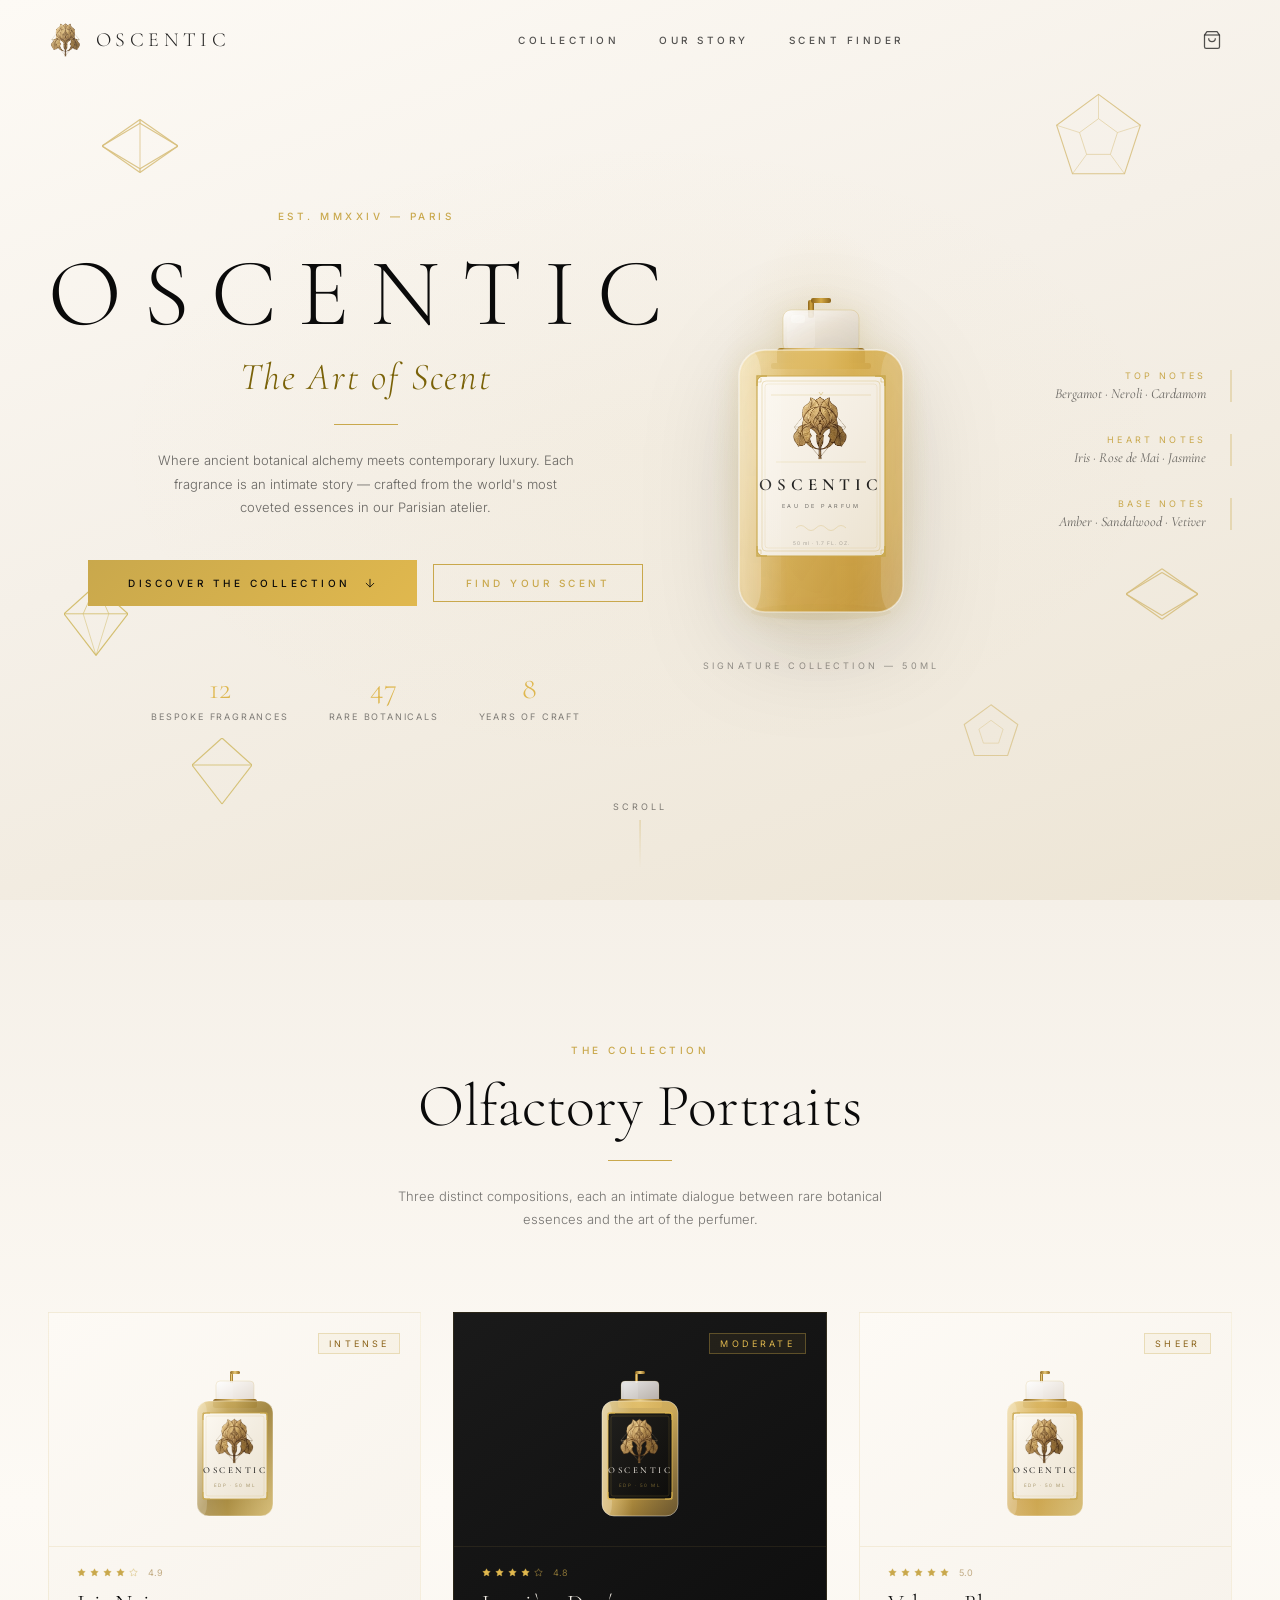
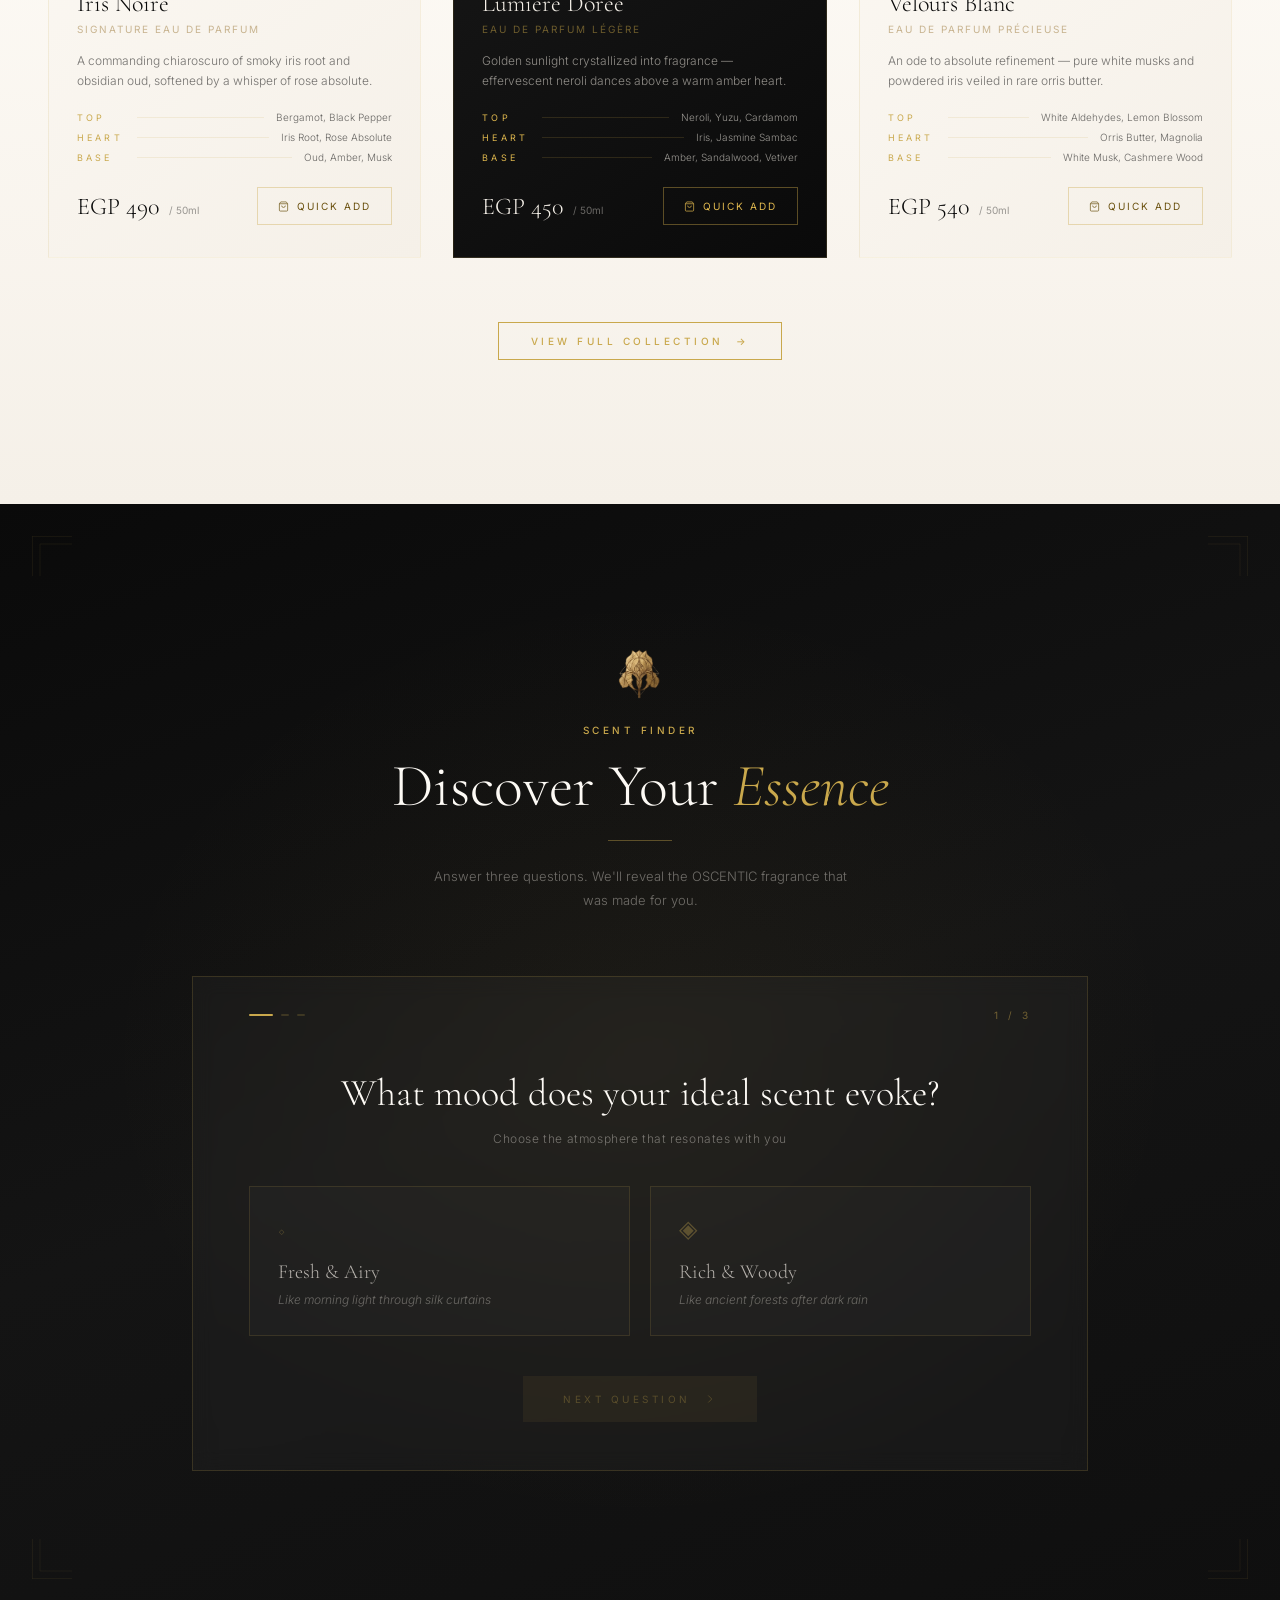
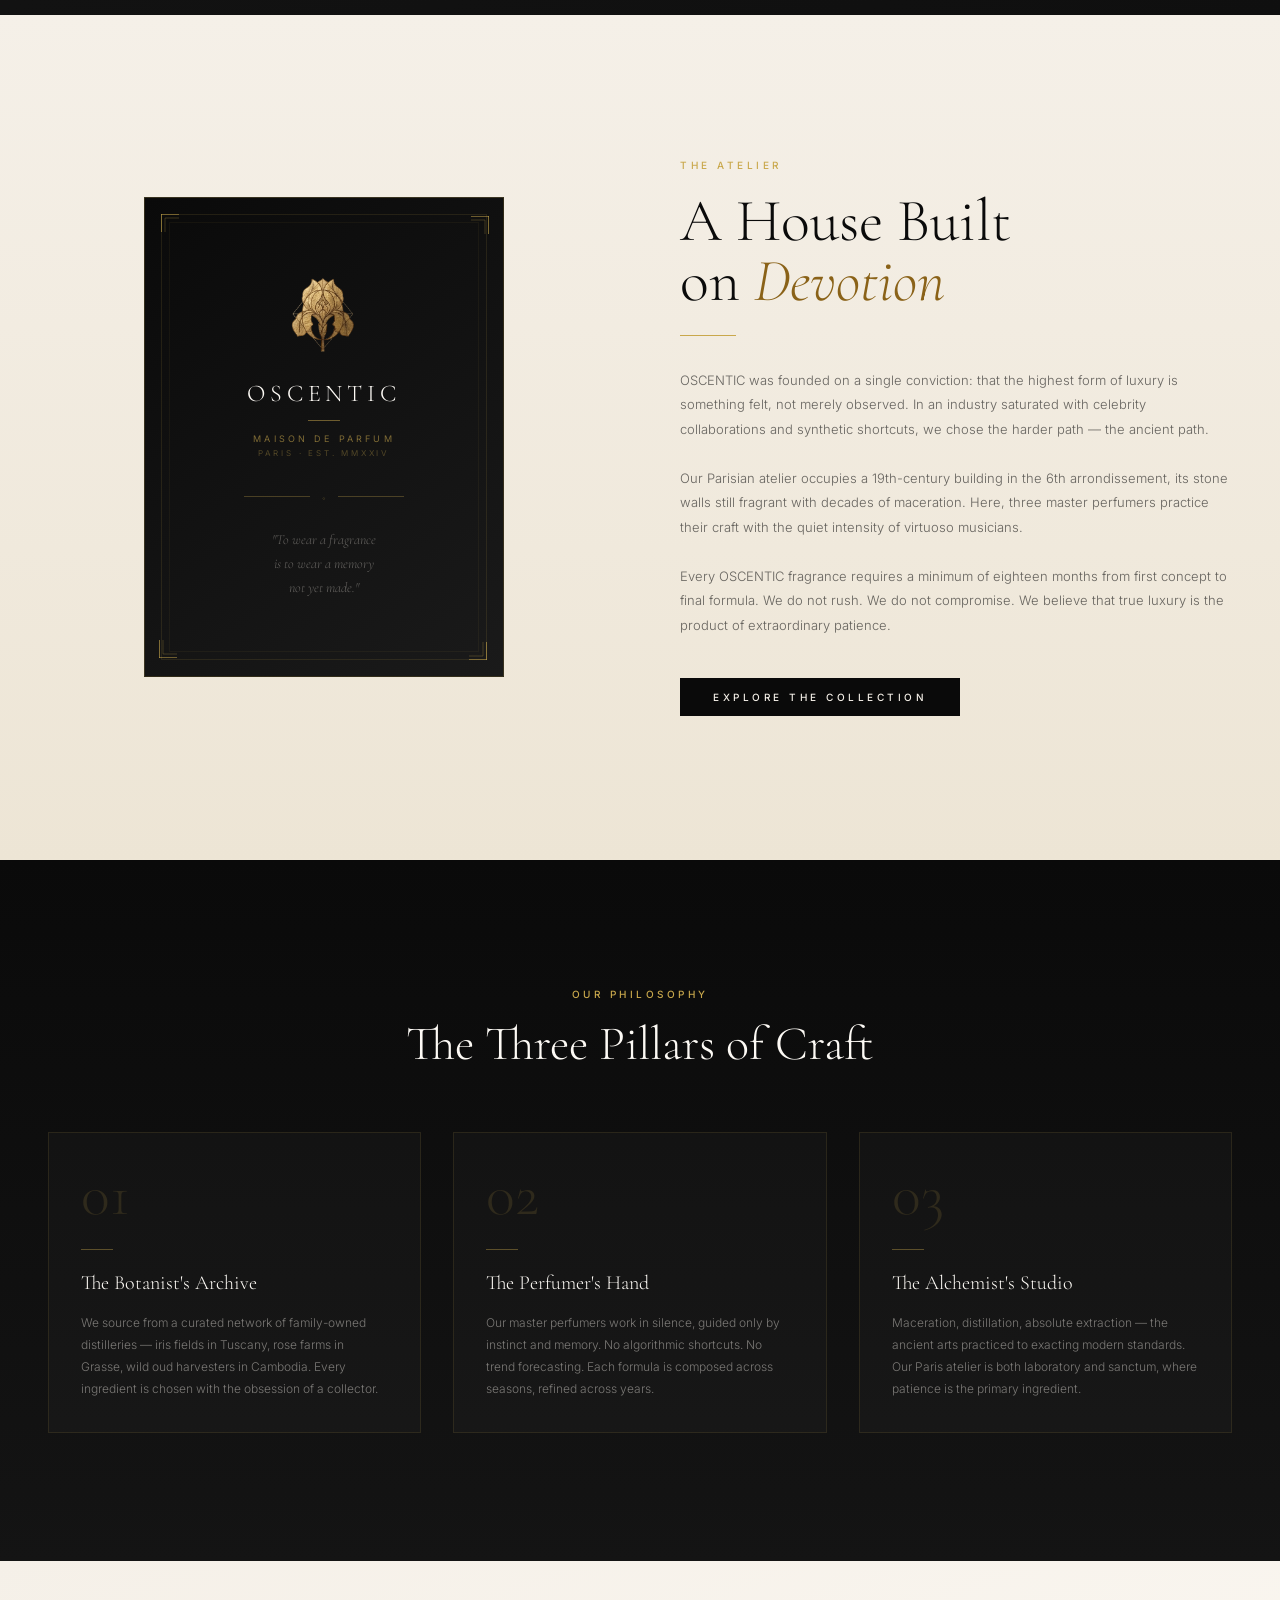
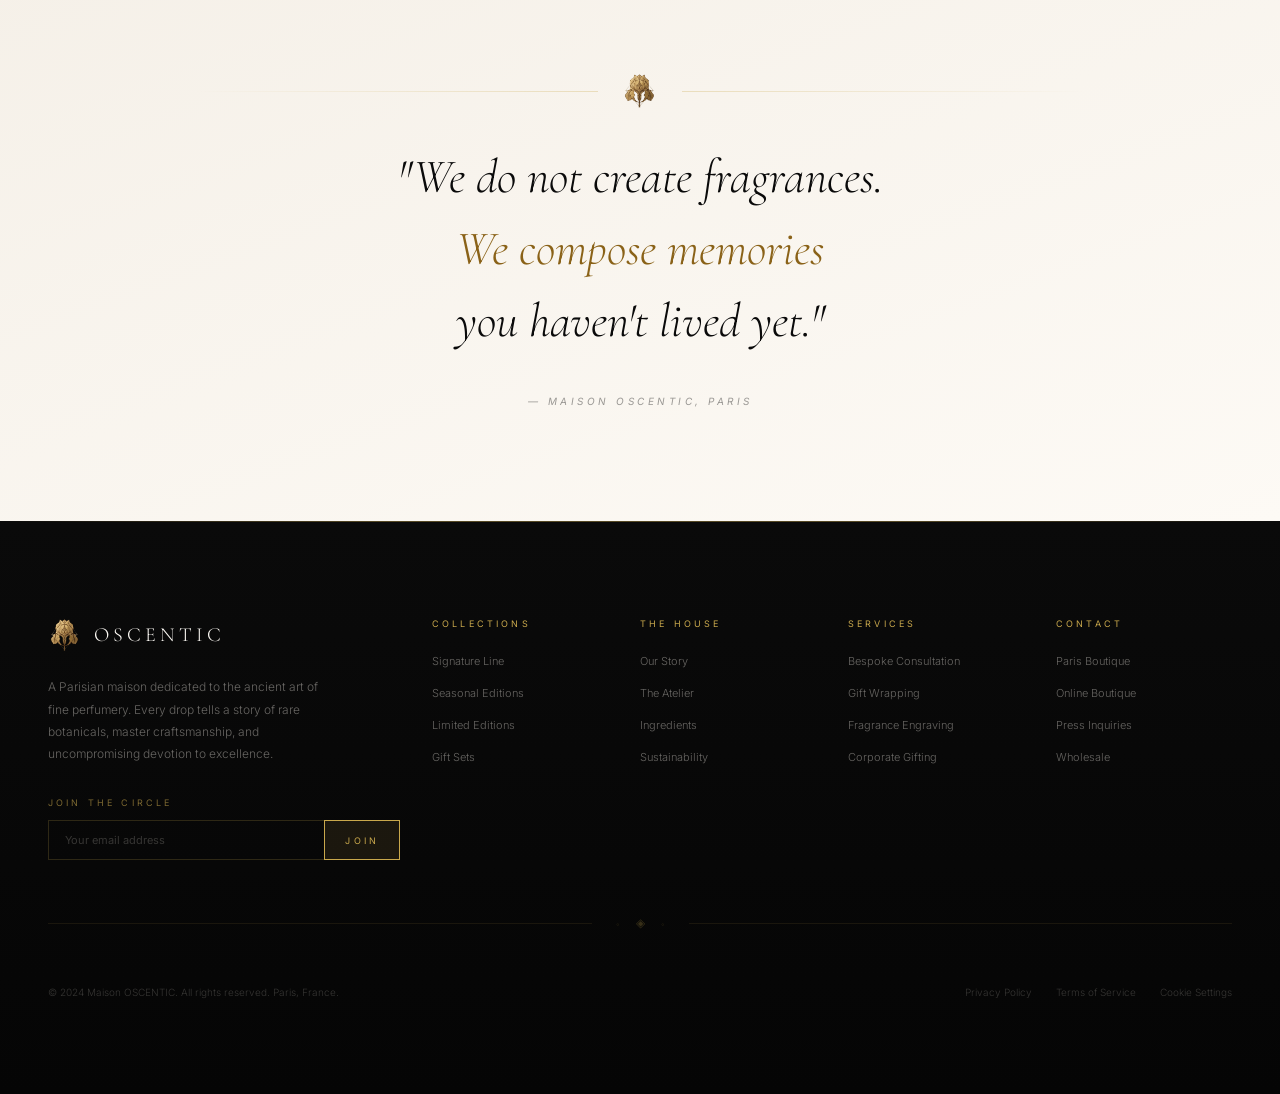
<file: public/vanilla/index.html>
<!DOCTYPE html>
<html lang="en">
<head>
  <meta charset="UTF-8" />
  <meta name="viewport" content="width=device-width, initial-scale=1.0" />
  <title>OSCENTIC — The Art of Scent</title>
  <link rel="stylesheet" href="style.css" />
</head>
<body>

<!-- ═══════════════════════════════════════════════════════════ NAVBAR -->
<nav id="navbar">
  <div class="nav-inner">
    <a href="#" class="nav-logo">
      <img src="../logo/Gemini_Generated_Image_3geh913geh913geh-removebg-preview.png" alt="OSCENTIC iris emblem" />
      <span class="nav-logo-text">OSCENTIC</span>
    </a>

    <div class="nav-links">
      <a href="#collection" class="nav-link">Collection</a>
      <a href="#atelier" class="nav-link">Our Story</a>
      <a href="#scent-finder" class="nav-link">Scent Finder</a>
    </div>

    <div class="nav-actions">
      <button class="cart-btn" id="cart-open-btn" aria-label="Shopping Cart">
        <svg viewBox="0 0 24 24" fill="none" stroke="currentColor" stroke-width="1.5">
          <path d="M6 2L3 6v14a2 2 0 002 2h14a2 2 0 002-2V6l-3-4z"/>
          <line x1="3" y1="6" x2="21" y2="6"/>
          <path d="M16 10a4 4 0 01-8 0"/>
        </svg>
        <span class="cart-badge" id="cart-badge">0</span>
      </button>
      <button class="menu-btn" id="mobile-menu-btn" aria-label="Menu" aria-expanded="false">
        <svg id="menu-icon" viewBox="0 0 24 24" fill="none" stroke="currentColor" stroke-width="1.5">
          <line x1="3" y1="6" x2="21" y2="6"/><line x1="3" y1="12" x2="21" y2="12"/><line x1="3" y1="18" x2="21" y2="18"/>
        </svg>
        <svg id="close-icon" viewBox="0 0 24 24" fill="none" stroke="currentColor" stroke-width="1.5" style="display:none">
          <line x1="18" y1="6" x2="6" y2="18"/><line x1="6" y1="6" x2="18" y2="18"/>
        </svg>
      </button>
    </div>
  </div>

  <div class="mobile-menu" id="mobile-menu">
    <div class="mobile-menu-inner">
      <a href="#collection" class="nav-link" onclick="closeMobileMenu()">Collection</a>
      <a href="#atelier" class="nav-link" onclick="closeMobileMenu()">Our Story</a>
      <a href="#scent-finder" class="nav-link" onclick="closeMobileMenu()">Scent Finder</a>
    </div>
  </div>
</nav>

<!-- ═══════════════════════════════════════════════════════════ HERO -->
<section id="hero">
  <!-- Wireframe decorative shapes -->
  <div class="wireframe-shapes" aria-hidden="true">
    <!-- Octahedron 1 -->
    <div class="wireframe-shape" style="left:8%;top:12%;opacity:.7;animation:float 6s ease-in-out infinite">
      <svg width="76" height="76" viewBox="-38 -38 76 76" fill="none">
        <line x1="0" y1="-26.6" x2="38" y2="0" stroke="#c9a84c" stroke-width="1.2" opacity=".9"/>
        <line x1="0" y1="-26.6" x2="-38" y2="0" stroke="#c9a84c" stroke-width="1.2" opacity=".9"/>
        <line x1="0" y1="-26.6" x2="0" y2="22.8" stroke="#c9a84c" stroke-width=".8" opacity=".5"/>
        <line x1="0" y1="-26.6" x2="0" y2="-22.8" stroke="#c9a84c" stroke-width="1.2" opacity=".9"/>
        <line x1="38" y1="0" x2="0" y2="22.8" stroke="#c9a84c" stroke-width="1.2" opacity=".9"/>
        <line x1="38" y1="0" x2="0" y2="-22.8" stroke="#c9a84c" stroke-width="1.2" opacity=".9"/>
        <line x1="-38" y1="0" x2="0" y2="22.8" stroke="#c9a84c" stroke-width="1.2" opacity=".9"/>
        <line x1="-38" y1="0" x2="0" y2="-22.8" stroke="#c9a84c" stroke-width="1.2" opacity=".9"/>
        <line x1="0" y1="26.6" x2="38" y2="0" stroke="#c9a84c" stroke-width="1.2" opacity=".9"/>
        <line x1="0" y1="26.6" x2="-38" y2="0" stroke="#c9a84c" stroke-width="1.2" opacity=".9"/>
        <line x1="0" y1="26.6" x2="0" y2="22.8" stroke="#c9a84c" stroke-width="1.2" opacity=".9"/>
        <line x1="0" y1="26.6" x2="0" y2="-22.8" stroke="#c9a84c" stroke-width=".8" opacity=".5"/>
      </svg>
    </div>
    <!-- Icosahedron 2 -->
    <div class="wireframe-shape" style="left:82%;top:10%;opacity:.65;animation:float 9s ease-in-out infinite;animation-delay:1.5s">
      <svg width="97" height="97" viewBox="-48.4 -48.4 96.8 96.8" fill="none">
        <polygon points="0,-44 41.8,-13.2 25.96,35.2 -25.96,35.2 -41.8,-13.2" stroke="#c9a84c" stroke-width="1.1" fill="none" opacity=".9"/>
        <polygon points="0,-19.8 18.92,-5.94 11.88,15.84 -11.88,15.84 -18.92,-5.94" stroke="#c9a84c" stroke-width=".9" fill="none" opacity=".6"/>
        <line x1="0" y1="-44" x2="0" y2="-19.8" stroke="#c9a84c" stroke-width=".8" opacity=".6"/>
        <line x1="41.8" y1="-13.2" x2="18.92" y2="-5.94" stroke="#c9a84c" stroke-width=".8" opacity=".6"/>
        <line x1="25.96" y1="35.2" x2="11.88" y2="15.84" stroke="#c9a84c" stroke-width=".8" opacity=".6"/>
        <line x1="-25.96" y1="35.2" x2="-11.88" y2="15.84" stroke="#c9a84c" stroke-width=".8" opacity=".6"/>
        <line x1="-41.8" y1="-13.2" x2="-18.92" y2="-5.94" stroke="#c9a84c" stroke-width=".8" opacity=".6"/>
      </svg>
    </div>
    <!-- Diamond 3 -->
    <div class="wireframe-shape" style="left:5%;top:65%;opacity:.6;animation:float 7s ease-in-out infinite;animation-delay:3s">
      <svg width="64" height="76.8" viewBox="-32 -38.4 64 76.8" fill="none">
        <line x1="0" y1="-38.4" x2="-32" y2="-9.6" stroke="#b8960c" stroke-width="1.2" opacity=".9"/>
        <line x1="0" y1="-38.4" x2="32" y2="-9.6" stroke="#b8960c" stroke-width="1.2" opacity=".9"/>
        <line x1="0" y1="-38.4" x2="-12.8" y2="-9.6" stroke="#b8960c" stroke-width=".9" opacity=".7"/>
        <line x1="0" y1="-38.4" x2="12.8" y2="-9.6" stroke="#b8960c" stroke-width=".9" opacity=".7"/>
        <line x1="-32" y1="-9.6" x2="-12.8" y2="-9.6" stroke="#b8960c" stroke-width="1" opacity=".8"/>
        <line x1="-12.8" y1="-9.6" x2="12.8" y2="-9.6" stroke="#b8960c" stroke-width="1" opacity=".8"/>
        <line x1="12.8" y1="-9.6" x2="32" y2="-9.6" stroke="#b8960c" stroke-width="1" opacity=".8"/>
        <line x1="-32" y1="-9.6" x2="0" y2="32" stroke="#b8960c" stroke-width="1.2" opacity=".9"/>
        <line x1="32" y1="-9.6" x2="0" y2="32" stroke="#b8960c" stroke-width="1.2" opacity=".9"/>
        <line x1="-12.8" y1="-9.6" x2="0" y2="32" stroke="#b8960c" stroke-width=".8" opacity=".6"/>
        <line x1="12.8" y1="-9.6" x2="0" y2="32" stroke="#b8960c" stroke-width=".8" opacity=".6"/>
      </svg>
    </div>
    <!-- Octahedron 4 -->
    <div class="wireframe-shape" style="left:88%;top:62%;opacity:.65;animation:float 8s ease-in-out infinite;animation-delay:2s">
      <svg width="72" height="72" viewBox="-36 -36 72 72" fill="none">
        <line x1="0" y1="-25.2" x2="36" y2="0" stroke="#c9a84c" stroke-width="1.2" opacity=".9"/>
        <line x1="0" y1="-25.2" x2="-36" y2="0" stroke="#c9a84c" stroke-width="1.2" opacity=".9"/>
        <line x1="36" y1="0" x2="0" y2="21.6" stroke="#c9a84c" stroke-width="1.2" opacity=".9"/>
        <line x1="-36" y1="0" x2="0" y2="21.6" stroke="#c9a84c" stroke-width="1.2" opacity=".9"/>
        <line x1="0" y1="25.2" x2="36" y2="0" stroke="#c9a84c" stroke-width="1.2" opacity=".9"/>
        <line x1="0" y1="25.2" x2="-36" y2="0" stroke="#c9a84c" stroke-width="1.2" opacity=".9"/>
        <line x1="36" y1="0" x2="0" y2="-21.6" stroke="#c9a84c" stroke-width="1.2" opacity=".9"/>
        <line x1="-36" y1="0" x2="0" y2="-21.6" stroke="#c9a84c" stroke-width="1.2" opacity=".9"/>
      </svg>
    </div>
    <!-- Icosahedron 5 -->
    <div class="wireframe-shape" style="left:75%;top:78%;opacity:.5;animation:float 10s ease-in-out infinite;animation-delay:4s">
      <svg width="62" height="62" viewBox="-30.8 -30.8 61.6 61.6" fill="none">
        <polygon points="0,-28 26.6,-8.4 16.52,22.4 -16.52,22.4 -26.6,-8.4" stroke="#c9a84c" stroke-width="1.1" fill="none" opacity=".9"/>
        <polygon points="0,-12.6 12.04,-3.78 7.56,10.08 -7.56,10.08 -12.04,-3.78" stroke="#c9a84c" stroke-width=".9" fill="none" opacity=".6"/>
      </svg>
    </div>
    <!-- Diamond 6 -->
    <div class="wireframe-shape" style="left:15%;top:82%;opacity:.55;animation:float 11s ease-in-out infinite;animation-delay:1s">
      <svg width="60" height="72" viewBox="-30 -36 60 72" fill="none">
        <line x1="0" y1="-36" x2="-30" y2="-9" stroke="#b8960c" stroke-width="1.2" opacity=".9"/>
        <line x1="0" y1="-36" x2="30" y2="-9" stroke="#b8960c" stroke-width="1.2" opacity=".9"/>
        <line x1="-30" y1="-9" x2="30" y2="-9" stroke="#b8960c" stroke-width="1" opacity=".8"/>
        <line x1="-30" y1="-9" x2="0" y2="30" stroke="#b8960c" stroke-width="1.2" opacity=".9"/>
        <line x1="30" y1="-9" x2="0" y2="30" stroke="#b8960c" stroke-width="1.2" opacity=".9"/>
      </svg>
    </div>
  </div>

  <div class="hero-glow" aria-hidden="true"></div>

  <div class="hero-content">
    <div class="hero-layout">

      <!-- Text -->
      <div class="hero-text" id="hero-text">
        <p class="hero-eyebrow">Est. MMXXIV — Paris</p>
        <h1>
          <span class="hero-title-brand">OSCENTIC</span>
          <span class="hero-title-sub">The Art of Scent</span>
        </h1>
        <div class="divider-gold"></div>
        <p class="hero-desc">
          Where ancient botanical alchemy meets contemporary luxury.
          Each fragrance is an intimate story — crafted from the world's
          most coveted essences in our Parisian atelier.
        </p>
        <div class="hero-ctas">
          <button class="btn-gold-solid" id="hero-discover-btn">
            <span style="display:flex;align-items:center;gap:12px">
              Discover the Collection
              <svg width="14" height="14" viewBox="0 0 24 24" fill="none" stroke="currentColor" stroke-width="1.5"><line x1="12" y1="5" x2="12" y2="19"/><polyline points="19 12 12 19 5 12"/></svg>
            </span>
          </button>
          <a href="#scent-finder" class="btn-gold"><span>Find Your Scent</span></a>
        </div>
        <div class="hero-stats">
          <div>
            <div class="hero-stat-value gold-text">12</div>
            <div class="hero-stat-label">Bespoke Fragrances</div>
          </div>
          <div>
            <div class="hero-stat-value gold-text">47</div>
            <div class="hero-stat-label">Rare Botanicals</div>
          </div>
          <div>
            <div class="hero-stat-value gold-text">8</div>
            <div class="hero-stat-label">Years of Craft</div>
          </div>
        </div>
      </div>

      <!-- Bottle -->
      <div class="hero-bottle" id="hero-bottle">
        <div class="bottle-wrap">
          <div class="bottle-glow" aria-hidden="true"></div>
          <div class="bottle-float">
            <!-- PerfumeBottle SVG -->
            <svg width="220" height="380" viewBox="0 0 220 380" fill="none" xmlns="http://www.w3.org/2000/svg">
              <defs>
                <linearGradient id="liquidGrad" x1="0" y1="0" x2="1" y2="1">
                  <stop offset="0%" stop-color="#e8c97a" stop-opacity=".85"/>
                  <stop offset="40%" stop-color="#d4a843" stop-opacity=".9"/>
                  <stop offset="80%" stop-color="#c4922a" stop-opacity=".88"/>
                  <stop offset="100%" stop-color="#b37f1a" stop-opacity=".82"/>
                </linearGradient>
                <linearGradient id="glassOverlay" x1="0" y1="0" x2="1" y2="0">
                  <stop offset="0%" stop-color="white" stop-opacity=".35"/>
                  <stop offset="30%" stop-color="white" stop-opacity=".08"/>
                  <stop offset="70%" stop-color="white" stop-opacity=".04"/>
                  <stop offset="100%" stop-color="white" stop-opacity=".18"/>
                </linearGradient>
                <linearGradient id="goldNeckGrad" x1="0" y1="0" x2="1" y2="0">
                  <stop offset="0%" stop-color="#a07820"/>
                  <stop offset="25%" stop-color="#d4a843"/>
                  <stop offset="55%" stop-color="#e8c97a"/>
                  <stop offset="80%" stop-color="#c9a84c"/>
                  <stop offset="100%" stop-color="#8a6218"/>
                </linearGradient>
                <linearGradient id="capGrad" x1="0" y1="0" x2="1" y2="1">
                  <stop offset="0%" stop-color="white" stop-opacity=".9"/>
                  <stop offset="50%" stop-color="#e8e0d5" stop-opacity=".85"/>
                  <stop offset="100%" stop-color="#d0c8bc" stop-opacity=".8"/>
                </linearGradient>
                <linearGradient id="labelGrad" x1="0" y1="0" x2="1" y2="1">
                  <stop offset="0%" stop-color="#fdfaf5" stop-opacity=".96"/>
                  <stop offset="50%" stop-color="#f5f0e8" stop-opacity=".96"/>
                  <stop offset="100%" stop-color="#ede5d5" stop-opacity=".96"/>
                </linearGradient>
                <linearGradient id="nozzleGrad" x1="0" y1="0" x2="1" y2="0">
                  <stop offset="0%" stop-color="#8a6218"/>
                  <stop offset="50%" stop-color="#d4a843"/>
                  <stop offset="100%" stop-color="#8a6218"/>
                </linearGradient>
                <linearGradient id="shimmerGrad" x1="0" y1="0" x2="0" y2="1">
                  <stop offset="0%" stop-color="white" stop-opacity="0"/>
                  <stop offset="40%" stop-color="white" stop-opacity=".18"/>
                  <stop offset="100%" stop-color="white" stop-opacity="0"/>
                </linearGradient>
                <clipPath id="bottleClip">
                  <rect x="28" y="90" width="164" height="262" rx="26" ry="26"/>
                </clipPath>
              </defs>
              <!-- Spray nozzle -->
              <rect x="97" y="40" width="6" height="18" rx="2" fill="url(#nozzleGrad)"/>
              <rect x="100" y="38" width="20" height="5" rx="2" fill="url(#nozzleGrad)"/>
              <!-- Cap -->
              <rect x="72" y="50" width="76" height="42" rx="8" fill="url(#capGrad)" stroke="rgba(201,168,76,.35)" stroke-width=".8"/>
              <rect x="76" y="53" width="28" height="36" rx="5" fill="white" fill-opacity=".15"/>
              <rect x="80" y="55" width="14" height="8" rx="3" fill="white" fill-opacity=".3"/>
              <!-- Gold neck -->
              <rect x="66" y="88" width="88" height="18" rx="4" fill="url(#goldNeckGrad)"/>
              <rect x="72" y="88" width="76" height="5" rx="2" fill="rgba(255,255,255,.2)"/>
              <rect x="60" y="103" width="100" height="6" rx="2" fill="url(#goldNeckGrad)"/>
              <!-- Bottle body -->
              <rect x="28" y="90" width="164" height="262" rx="26" fill="url(#liquidGrad)"/>
              <rect x="28" y="90" width="164" height="262" rx="26" fill="url(#glassOverlay)"/>
              <rect x="28" y="90" width="164" height="262" rx="26" fill="none" stroke="rgba(255,255,255,.5)" stroke-width="1.5"/>
              <rect x="30" y="92" width="160" height="258" rx="24" fill="none" stroke="rgba(201,168,76,.15)" stroke-width=".5"/>
              <rect x="28" y="90" width="22" height="262" rx="26" fill="white" fill-opacity=".22" clip-path="url(#bottleClip)"/>
              <rect x="170" y="90" width="22" height="262" rx="26" fill="white" fill-opacity=".12" clip-path="url(#bottleClip)"/>
              <!-- Label -->
              <rect x="46" y="116" width="128" height="180" rx="6" fill="url(#labelGrad)"/>
              <rect x="46" y="116" width="128" height="180" rx="6" fill="none" stroke="#c9a84c" stroke-width="1.2"/>
              <rect x="51" y="121" width="118" height="170" rx="4" fill="none" stroke="#c9a84c" stroke-width=".5" stroke-opacity=".6"/>
              <rect x="54" y="124" width="112" height="164" rx="3" fill="none" stroke="#c9a84c" stroke-width=".4" stroke-opacity=".4"/>
              <!-- Corner ornaments -->
              <path d="M46 126 L46 116 L56 116" stroke="#c9a84c" stroke-width="1.5" fill="none"/>
              <path d="M46 122 L50 122 L50 118" stroke="#c9a84c" stroke-width=".7" fill="none" stroke-opacity=".6"/>
              <path d="M174 126 L174 116 L164 116" stroke="#c9a84c" stroke-width="1.5" fill="none"/>
              <path d="M174 122 L170 122 L170 118" stroke="#c9a84c" stroke-width=".7" fill="none" stroke-opacity=".6"/>
              <path d="M46 286 L46 296 L56 296" stroke="#c9a84c" stroke-width="1.5" fill="none"/>
              <path d="M46 290 L50 290 L50 294" stroke="#c9a84c" stroke-width=".7" fill="none" stroke-opacity=".6"/>
              <path d="M174 286 L174 296 L164 296" stroke="#c9a84c" stroke-width="1.5" fill="none"/>
              <path d="M174 290 L170 290 L170 294" stroke="#c9a84c" stroke-width=".7" fill="none" stroke-opacity=".6"/>
              <!-- Top divider -->
              <line x1="60" y1="135" x2="160" y2="135" stroke="#c9a84c" stroke-width=".5" stroke-opacity=".5"/>
              <path d="M108 132 L110 135 L112 132" stroke="#c9a84c" stroke-width=".6" fill="none" stroke-opacity=".7"/>
              <!-- Iris logo -->
              <image href="../logo/Gemini_Generated_Image_3geh913geh913geh-removebg-preview.png" x="76" y="134" width="68" height="68" preserveAspectRatio="xMidYMid meet"/>
              <!-- Bottom divider -->
              <line x1="65" y1="202" x2="155" y2="202" stroke="#c9a84c" stroke-width=".5" stroke-opacity=".4"/>
              <!-- OSCENTIC text -->
              <text x="110" y="230" text-anchor="middle" font-family="Cormorant Garamond, Georgia, serif" font-size="17" font-weight="600" letter-spacing="5" fill="#0a0a0a" fill-opacity=".9">OSCENTIC</text>
              <text x="110" y="248" text-anchor="middle" font-family="Inter, sans-serif" font-size="5.5" font-weight="400" letter-spacing="2.5" fill="#0a0a0a" fill-opacity=".55">EAU DE PARFUM</text>
              <!-- Floral bottom -->
              <path d="M85 268 Q90 263 95 268 Q100 273 105 268 Q110 263 115 268 Q120 273 125 268 Q130 263 135 268" stroke="#c9a84c" stroke-width=".6" fill="none" stroke-opacity=".45"/>
              <text x="110" y="285" text-anchor="middle" font-family="Inter, sans-serif" font-size="5" font-weight="300" letter-spacing="1" fill="#0a0a0a" fill-opacity=".4">50 ml · 1.7 FL. OZ.</text>
              <!-- Shimmer -->
              <rect x="28" y="90" width="42" height="262" rx="26" fill="url(#shimmerGrad)" clip-path="url(#bottleClip)" opacity=".6"/>
              <!-- Reflection -->
              <ellipse cx="110" cy="352" rx="70" ry="8" fill="rgba(180,140,40,.08)"/>
            </svg>
          </div>
        </div>
        <p class="bottle-caption">Signature Collection — 50ml</p>
      </div>

      <!-- Notes panel (xl only) -->
      <div class="hero-notes" id="hero-notes">
        <div class="note-row">
          <p class="note-label">Top Notes</p>
          <p class="note-value">Bergamot · Neroli · Cardamom</p>
        </div>
        <div class="note-row">
          <p class="note-label">Heart Notes</p>
          <p class="note-value">Iris · Rose de Mai · Jasmine</p>
        </div>
        <div class="note-row">
          <p class="note-label">Base Notes</p>
          <p class="note-value">Amber · Sandalwood · Vetiver</p>
        </div>
      </div>

    </div>
  </div>

  <!-- Scroll indicator -->
  <div class="scroll-indicator" aria-hidden="true">
    <span class="scroll-text">Scroll</span>
    <div class="scroll-line"></div>
  </div>
</section>

<!-- ═══════════════════════════════════════════════════════════ COLLECTION -->
<section id="collection">
  <div class="collection-inner">
    <div class="section-header animate-on-scroll">
      <p class="section-label" style="margin-bottom:20px">The Collection</p>
      <h2 class="section-title">Olfactory Portraits</h2>
      <div class="divider-gold"></div>
      <p class="section-desc">
        Three distinct compositions, each an intimate dialogue between rare
        botanical essences and the art of the perfumer.
      </p>
    </div>
    <div class="products-grid" id="products-grid">
      <!-- Rendered by script.js -->
    </div>
    <div class="collection-footer animate-on-scroll">
      <button class="btn-gold">
        <span style="display:flex;align-items:center;gap:12px">
          View Full Collection
          <span style="color:var(--gold-400)">→</span>
        </span>
      </button>
    </div>
  </div>
</section>

<!-- ═══════════════════════════════════════════════════════════ SCENT FINDER -->
<section id="scent-finder">
  <div class="finder-bg-glow" aria-hidden="true"></div>

  <!-- Art deco corners -->
  <div class="deco-corner tl" aria-hidden="true">
    <svg width="60" height="60" viewBox="0 0 60 60" fill="none">
      <path d="M0 40 L0 0 L40 0" stroke="#c9a84c" stroke-width="1"/>
      <path d="M8 40 L8 8 L40 8" stroke="#c9a84c" stroke-width=".5"/>
    </svg>
  </div>
  <div class="deco-corner tr" aria-hidden="true">
    <svg width="60" height="60" viewBox="0 0 60 60" fill="none">
      <path d="M60 40 L60 0 L20 0" stroke="#c9a84c" stroke-width="1"/>
      <path d="M52 40 L52 8 L20 8" stroke="#c9a84c" stroke-width=".5"/>
    </svg>
  </div>
  <div class="deco-corner bl" aria-hidden="true">
    <svg width="60" height="60" viewBox="0 0 60 60" fill="none">
      <path d="M0 20 L0 60 L40 60" stroke="#c9a84c" stroke-width="1"/>
      <path d="M8 20 L8 52 L40 52" stroke="#c9a84c" stroke-width=".5"/>
    </svg>
  </div>
  <div class="deco-corner br" aria-hidden="true">
    <svg width="60" height="60" viewBox="0 0 60 60" fill="none">
      <path d="M60 20 L60 60 L20 60" stroke="#c9a84c" stroke-width="1"/>
      <path d="M52 20 L52 52 L20 52" stroke="#c9a84c" stroke-width=".5"/>
    </svg>
  </div>

  <div class="finder-inner">
    <div class="finder-header">
      <div class="finder-logo">
        <img src="../logo/Gemini_Generated_Image_3geh913geh913geh-removebg-preview.png" alt="OSCENTIC"/>
      </div>
      <p class="section-label" style="margin-bottom:20px">Scent Finder</p>
      <h2 class="finder-title">Discover Your <em>Essence</em></h2>
      <div class="finder-divider"></div>
      <p class="finder-desc">Answer three questions. We'll reveal the OSCENTIC fragrance that was made for you.</p>
    </div>

    <div class="quiz-box">
      <div class="quiz-progress" id="quiz-progress">
        <div class="quiz-dots" id="quiz-dots"></div>
        <span class="quiz-step-text" id="quiz-step-text">1 / 3</span>
      </div>
      <div class="quiz-content" id="quiz-content">
        <!-- Rendered by script.js -->
      </div>
    </div>
  </div>
</section>

<!-- ═══════════════════════════════════════════════════════════ ATELIER -->
<section id="atelier">
  <!-- Part 1: Story -->
  <div class="atelier-story">
    <div class="atelier-inner">
      <div class="atelier-grid">
        <!-- Decorative panel -->
        <div class="atelier-panel animate-on-scroll">
          <div class="atelier-panel-box">
            <div class="atelier-panel-inset-1"></div>
            <div class="atelier-panel-inset-2"></div>
            <!-- Corner ornaments -->
            <div class="atelier-corner" style="top:16px;left:16px">
              <svg width="28" height="28" viewBox="0 0 28 28" fill="none">
                <path d="M0 18 L0 0 L18 0" stroke="#c9a84c" stroke-width="1.2"/>
                <path d="M4 18 L4 4 L18 4" stroke="#c9a84c" stroke-width=".5" opacity=".5"/>
              </svg>
            </div>
            <div class="atelier-corner" style="top:16px;right:16px;transform:rotate(90deg)">
              <svg width="28" height="28" viewBox="0 0 28 28" fill="none">
                <path d="M0 18 L0 0 L18 0" stroke="#c9a84c" stroke-width="1.2"/>
                <path d="M4 18 L4 4 L18 4" stroke="#c9a84c" stroke-width=".5" opacity=".5"/>
              </svg>
            </div>
            <div class="atelier-corner" style="bottom:16px;left:16px;transform:rotate(-90deg)">
              <svg width="28" height="28" viewBox="0 0 28 28" fill="none">
                <path d="M0 18 L0 0 L18 0" stroke="#c9a84c" stroke-width="1.2"/>
                <path d="M4 18 L4 4 L18 4" stroke="#c9a84c" stroke-width=".5" opacity=".5"/>
              </svg>
            </div>
            <div class="atelier-corner" style="bottom:16px;right:16px;transform:rotate(180deg)">
              <svg width="28" height="28" viewBox="0 0 28 28" fill="none">
                <path d="M0 18 L0 0 L18 0" stroke="#c9a84c" stroke-width="1.2"/>
                <path d="M4 18 L4 4 L18 4" stroke="#c9a84c" stroke-width=".5" opacity=".5"/>
              </svg>
            </div>
            <div class="atelier-panel-center">
              <div class="atelier-panel-logo">
                <img src="../logo/Gemini_Generated_Image_3geh913geh913geh-removebg-preview.png" alt="OSCENTIC"/>
              </div>
              <p class="atelier-panel-name">OSCENTIC</p>
              <div class="atelier-panel-line"></div>
              <p class="atelier-panel-maison">Maison de Parfum</p>
              <p class="atelier-panel-city">Paris · Est. MMXXIV</p>
              <div class="atelier-panel-deco">
                <div class="atelier-panel-deco-line"></div>
                <span class="atelier-panel-diamond">◇</span>
                <div class="atelier-panel-deco-line"></div>
              </div>
              <p class="atelier-panel-quote">"To wear a fragrance<br>is to wear a memory<br>not yet made."</p>
            </div>
          </div>
        </div>

        <!-- Story text -->
        <div class="atelier-text animate-on-scroll">
          <p class="section-label" style="margin-bottom:20px">The Atelier</p>
          <h2 class="atelier-h2">A House Built<br>on <em>Devotion</em></h2>
          <div class="atelier-divider"></div>
          <div class="atelier-body">
            <p>OSCENTIC was founded on a single conviction: that the highest form of luxury is something felt, not merely observed. In an industry saturated with celebrity collaborations and synthetic shortcuts, we chose the harder path — the ancient path.</p>
            <p>Our Parisian atelier occupies a 19th-century building in the 6th arrondissement, its stone walls still fragrant with decades of maceration. Here, three master perfumers practice their craft with the quiet intensity of virtuoso musicians.</p>
            <p>Every OSCENTIC fragrance requires a minimum of eighteen months from first concept to final formula. We do not rush. We do not compromise. We believe that true luxury is the product of extraordinary patience.</p>
          </div>
          <div style="margin-top:40px">
            <a href="#collection" class="btn-dark">Explore the Collection</a>
          </div>
        </div>
      </div>
    </div>
  </div>

  <!-- Part 2: Pillars -->
  <div class="atelier-pillars">
    <div class="pillars-inner">
      <div class="pillars-header animate-on-scroll">
        <p class="section-label" style="margin-bottom:20px">Our Philosophy</p>
        <h2 class="pillars-title">The Three Pillars of Craft</h2>
      </div>
      <div class="pillars-grid">
        <div class="pillar animate-on-scroll">
          <p class="pillar-num">01</p>
          <div class="pillar-line"></div>
          <h3 class="pillar-title">The Botanist's Archive</h3>
          <p class="pillar-body">We source from a curated network of family-owned distilleries — iris fields in Tuscany, rose farms in Grasse, wild oud harvesters in Cambodia. Every ingredient is chosen with the obsession of a collector.</p>
        </div>
        <div class="pillar animate-on-scroll" style="transition-delay:100ms">
          <p class="pillar-num">02</p>
          <div class="pillar-line"></div>
          <h3 class="pillar-title">The Perfumer's Hand</h3>
          <p class="pillar-body">Our master perfumers work in silence, guided only by instinct and memory. No algorithmic shortcuts. No trend forecasting. Each formula is composed across seasons, refined across years.</p>
        </div>
        <div class="pillar animate-on-scroll" style="transition-delay:200ms">
          <p class="pillar-num">03</p>
          <div class="pillar-line"></div>
          <h3 class="pillar-title">The Alchemist's Studio</h3>
          <p class="pillar-body">Maceration, distillation, absolute extraction — the ancient arts practiced to exacting modern standards. Our Paris atelier is both laboratory and sanctum, where patience is the primary ingredient.</p>
        </div>
      </div>
    </div>
  </div>

  <!-- Part 3: Quote -->
  <div class="atelier-quote-section">
    <div class="atelier-quote-inner animate-on-scroll">
      <div class="quote-ornament">
        <div class="quote-line left"></div>
        <div class="quote-logo">
          <img src="../logo/Gemini_Generated_Image_3geh913geh913geh-removebg-preview.png" alt="OSCENTIC"/>
        </div>
        <div class="quote-line right"></div>
      </div>
      <blockquote class="atelier-blockquote">
        "We do not create fragrances.<br>
        <span>We compose memories</span><br>
        you haven't lived yet."
      </blockquote>
      <cite class="atelier-cite">— Maison OSCENTIC, Paris</cite>
    </div>
  </div>
</section>

<!-- ═══════════════════════════════════════════════════════════ FOOTER -->
<footer>
  <div class="footer-topline"></div>
  <div class="footer-inner">
    <div class="footer-grid">
      <div class="footer-brand">
        <div class="footer-brand-logo">
          <img src="../logo/Gemini_Generated_Image_3geh913geh913geh-removebg-preview.png" alt="OSCENTIC"/>
          <span class="footer-brand-name">OSCENTIC</span>
        </div>
        <p class="footer-brand-desc">
          A Parisian maison dedicated to the ancient art of fine perfumery.
          Every drop tells a story of rare botanicals, master craftsmanship,
          and uncompromising devotion to excellence.
        </p>
        <p class="footer-newsletter-label">Join the Circle</p>
        <div class="footer-email-row">
          <input type="email" class="footer-email-input" placeholder="Your email address"/>
          <button class="footer-email-btn">Join</button>
        </div>
      </div>
      <div>
        <p class="footer-col-title">Collections</p>
        <ul class="footer-col-list">
          <li><a href="#">Signature Line</a></li>
          <li><a href="#">Seasonal Editions</a></li>
          <li><a href="#">Limited Editions</a></li>
          <li><a href="#">Gift Sets</a></li>
        </ul>
      </div>
      <div>
        <p class="footer-col-title">The House</p>
        <ul class="footer-col-list">
          <li><a href="#">Our Story</a></li>
          <li><a href="#">The Atelier</a></li>
          <li><a href="#">Ingredients</a></li>
          <li><a href="#">Sustainability</a></li>
        </ul>
      </div>
      <div>
        <p class="footer-col-title">Services</p>
        <ul class="footer-col-list">
          <li><a href="#">Bespoke Consultation</a></li>
          <li><a href="#">Gift Wrapping</a></li>
          <li><a href="#">Fragrance Engraving</a></li>
          <li><a href="#">Corporate Gifting</a></li>
        </ul>
      </div>
      <div>
        <p class="footer-col-title">Contact</p>
        <ul class="footer-col-list">
          <li><a href="#">Paris Boutique</a></li>
          <li><a href="#">Online Boutique</a></li>
          <li><a href="#">Press Inquiries</a></li>
          <li><a href="#">Wholesale</a></li>
        </ul>
      </div>
    </div>

    <div class="footer-divider">
      <div class="footer-divider-line"></div>
      <div class="footer-divider-syms">
        <span class="footer-divider-sym">◇</span>
        <span class="footer-divider-sym">◈</span>
        <span class="footer-divider-sym">◇</span>
      </div>
      <div class="footer-divider-line"></div>
    </div>

    <div class="footer-bottom">
      <p class="footer-copy">© 2024 Maison OSCENTIC. All rights reserved. Paris, France.</p>
      <div class="footer-legal">
        <a href="#">Privacy Policy</a>
        <a href="#">Terms of Service</a>
        <a href="#">Cookie Settings</a>
      </div>
    </div>
  </div>
</footer>

<!-- ═══════════════════════════════════════════════════════════ CART DRAWER -->
<div class="cart-overlay" id="cart-overlay"></div>
<div class="cart-drawer" id="cart-drawer" role="dialog" aria-label="Shopping Cart">
  <div class="cart-head">
    <div class="cart-head-left">
      <img src="../logo/Gemini_Generated_Image_3geh913geh913geh-removebg-preview.png" alt="OSCENTIC"/>
      <div>
        <p class="cart-head-title">Your Selection</p>
        <p class="cart-head-count" id="cart-head-count">0 items</p>
      </div>
    </div>
    <button class="cart-close" id="cart-close-btn" aria-label="Close cart">
      <svg viewBox="0 0 24 24" fill="none" stroke="currentColor" stroke-width="1.5">
        <line x1="18" y1="6" x2="6" y2="18"/><line x1="6" y1="6" x2="18" y2="18"/>
      </svg>
    </button>
  </div>
  <div class="cart-items" id="cart-items-list">
    <div class="cart-empty">
      <svg viewBox="0 0 24 24" fill="none" stroke="currentColor" stroke-width="1">
        <path d="M6 2L3 6v14a2 2 0 002 2h14a2 2 0 002-2V6l-3-4z"/>
        <line x1="3" y1="6" x2="21" y2="6"/>
        <path d="M16 10a4 4 0 01-8 0"/>
      </svg>
      <p class="cart-empty-title">Your cart is empty</p>
      <p class="cart-empty-sub">Discover our collection</p>
    </div>
  </div>
  <div class="cart-foot" id="cart-foot" style="display:none">
    <div class="cart-total-row">
      <span class="cart-total-label">Total</span>
      <span class="cart-total-amount" id="cart-total">EGP 0</span>
    </div>
    <button class="cart-checkout">Proceed to Checkout</button>
    <p class="cart-shipping">Complimentary shipping · Luxury packaging</p>
  </div>
</div>

<script src="script.js"></script>
</body>
</html>
</file>
<file: public/vanilla/style.css>
@import url('https://fonts.googleapis.com/css2?family=Cormorant+Garamond:ital,wght@0,300;0,400;0,500;0,600;1,300;1,400;1,500&family=Inter:wght@300;400;500&display=swap');

/* ─── Variables ────────────────────────────────────────────── */
:root {
  --obsidian: #0a0a0a;
  --obsidian-50: #1a1a1a;
  --cream-50: #fdfaf5;
  --cream-100: #f9f4ec;
  --cream-200: #f5f0e8;
  --cream-300: #ede5d5;
  --gold-300: #e0b84e;
  --gold-400: #c9a84c;
  --gold-700: #7a6208;
  --gold-800: #5a4806;
  --ff-serif: 'Cormorant Garamond', Georgia, serif;
  --ff-sans: 'Inter', system-ui, sans-serif;
}

/* ─── Reset ─────────────────────────────────────────────────── */
*, *::before, *::after { box-sizing: border-box; margin: 0; padding: 0; }
html { scroll-behavior: smooth; }
body {
  font-family: var(--ff-sans);
  background: var(--cream-200);
  color: var(--obsidian);
  -webkit-font-smoothing: antialiased;
  -moz-osx-font-smoothing: grayscale;
}
a { text-decoration: none; color: inherit; }
button { font-family: inherit; cursor: pointer; border: none; background: none; }
ul { list-style: none; }
input { font-family: inherit; }

/* ─── Scrollbar ──────────────────────────────────────────────── */
::-webkit-scrollbar { width: 6px; }
::-webkit-scrollbar-track { background: var(--cream-200); }
::-webkit-scrollbar-thumb { background: rgba(201,168,76,.4); border-radius: 3px; }
::-webkit-scrollbar-thumb:hover { background: rgba(201,168,76,.7); }
::selection { background: rgba(201,168,76,.25); color: var(--obsidian); }

/* ─── Utility classes ────────────────────────────────────────── */
.section-label {
  font-family: var(--ff-sans);
  font-size: 10px;
  font-weight: 500;
  letter-spacing: 0.35em;
  text-transform: uppercase;
  color: var(--gold-400);
}
.divider-gold {
  width: 64px;
  height: 1px;
  background: var(--gold-400);
  margin: 24px auto;
}
.gold-text {
  background: linear-gradient(135deg, #c9a84c, #e0b84e, #c9a84c);
  -webkit-background-clip: text;
  -webkit-text-fill-color: transparent;
  background-clip: text;
}

/* ─── Buttons ────────────────────────────────────────────────── */
.btn-gold {
  position: relative;
  display: inline-flex;
  align-items: center;
  justify-content: center;
  overflow: hidden;
  padding: 12px 32px;
  font-family: var(--ff-sans);
  font-size: 10px;
  font-weight: 500;
  letter-spacing: 0.35em;
  text-transform: uppercase;
  border: 1px solid var(--gold-400);
  color: var(--gold-400);
  background: transparent;
  transition: color .5s ease;
}
.btn-gold::before {
  content: '';
  position: absolute;
  inset: 0;
  background: linear-gradient(135deg, #c9a84c, #e0b84e);
  opacity: 0;
  transition: opacity .5s;
}
.btn-gold:hover::before { opacity: 1; }
.btn-gold:hover { color: var(--obsidian); }
.btn-gold span { position: relative; z-index: 1; }

.btn-gold-solid {
  position: relative;
  display: inline-flex;
  align-items: center;
  justify-content: center;
  overflow: hidden;
  padding: 16px 40px;
  font-family: var(--ff-sans);
  font-size: 10px;
  font-weight: 500;
  letter-spacing: 0.35em;
  text-transform: uppercase;
  color: var(--obsidian);
  background: linear-gradient(135deg, #c9a84c, #e0b84e);
  transition: transform .5s ease, box-shadow .5s ease;
}
.btn-gold-solid:hover {
  transform: translateY(-1px);
  box-shadow: 0 8px 32px rgba(201,168,76,.35);
}
.btn-gold-solid span { position: relative; z-index: 1; }

.btn-dark {
  display: inline-flex;
  align-items: center;
  justify-content: center;
  padding: 12px 32px;
  font-family: var(--ff-sans);
  font-size: 10px;
  font-weight: 500;
  letter-spacing: 0.35em;
  text-transform: uppercase;
  background: var(--obsidian);
  color: var(--cream-200);
  border: 1px solid var(--obsidian);
  transition: all .5s ease;
}
.btn-dark:hover { background: transparent; color: var(--obsidian); }

/* ─── Scroll animations ──────────────────────────────────────── */
.animate-on-scroll {
  opacity: 0;
  transform: translateY(24px);
  transition: opacity .8s ease-out, transform .8s ease-out;
}
.animate-on-scroll.in-view { opacity: 1; transform: translateY(0); }

/* ─── NAVBAR ─────────────────────────────────────────────────── */
#navbar {
  position: fixed;
  top: 0; left: 0; right: 0;
  z-index: 50;
  transition: background .5s, backdrop-filter .5s, border-color .5s, box-shadow .5s;
}
#navbar.scrolled {
  background: rgba(245,240,232,.75);
  backdrop-filter: blur(20px);
  -webkit-backdrop-filter: blur(20px);
  border-bottom: 1px solid rgba(201,168,76,.15);
  box-shadow: 0 2px 16px rgba(10,10,10,.05);
}
.nav-inner {
  max-width: 1280px;
  margin: 0 auto;
  padding: 0 24px;
  display: flex;
  align-items: center;
  justify-content: space-between;
  height: 80px;
}
@media (min-width: 1024px) { .nav-inner { padding: 0 48px; } }

.nav-logo {
  display: flex;
  align-items: center;
  gap: 12px;
  opacity: .9;
  transition: opacity .3s;
}
.nav-logo:hover { opacity: 1; }
.nav-logo img {
  width: 36px;
  height: 36px;
  object-fit: contain;
  display: block;
}
.nav-logo-text {
  font-family: var(--ff-serif);
  font-weight: 300;
  font-size: 20px;
  letter-spacing: 0.22em;
  color: var(--obsidian);
}

.nav-links {
  display: none;
  align-items: center;
  gap: 40px;
}
@media (min-width: 768px) { .nav-links { display: flex; } }

.nav-link {
  position: relative;
  font-family: var(--ff-sans);
  font-size: 10px;
  font-weight: 500;
  letter-spacing: 0.35em;
  text-transform: uppercase;
  color: rgba(10,10,10,.7);
  transition: color .3s;
}
.nav-link::after {
  content: '';
  position: absolute;
  bottom: -4px; left: 0;
  width: 0; height: 1px;
  background: var(--gold-400);
  transition: width .4s;
}
.nav-link:hover { color: var(--gold-400); }
.nav-link:hover::after { width: 100%; }

.nav-actions { display: flex; align-items: center; gap: 16px; }

.cart-btn {
  position: relative;
  width: 40px; height: 40px;
  display: flex; align-items: center; justify-content: center;
  color: rgba(10,10,10,.7);
  transition: color .3s;
}
.cart-btn:hover { color: var(--gold-400); }
.cart-btn svg { width: 20px; height: 20px; }
.cart-badge {
  display: none;
  position: absolute;
  top: -4px; right: -4px;
  width: 16px; height: 16px;
  border-radius: 50%;
  background: var(--gold-400);
  color: var(--obsidian);
  font-family: var(--ff-sans);
  font-size: 9px;
  font-weight: 500;
  align-items: center;
  justify-content: center;
}
.cart-badge.visible { display: flex; }

.menu-btn {
  display: flex;
  align-items: center;
  justify-content: center;
  width: 40px; height: 40px;
  color: rgba(10,10,10,.7);
  transition: color .3s;
}
.menu-btn:hover { color: var(--gold-400); }
.menu-btn svg { width: 20px; height: 20px; }
@media (min-width: 768px) { .menu-btn { display: none; } }

.mobile-menu {
  overflow: hidden;
  max-height: 0;
  opacity: 0;
  transition: max-height .5s ease, opacity .5s ease;
  background: rgba(245,240,232,.97);
  backdrop-filter: blur(20px);
}
.mobile-menu.open { max-height: 256px; opacity: 1; }
.mobile-menu-inner {
  padding: 8px 24px 24px;
  display: flex;
  flex-direction: column;
  gap: 20px;
}
.mobile-menu-inner .nav-link {
  display: block;
  font-size: 10px;
}
@media (min-width: 768px) { .mobile-menu { display: none; } }

/* ─── HERO ───────────────────────────────────────────────────── */
#hero {
  position: relative;
  min-height: 100vh;
  display: flex;
  align-items: center;
  justify-content: center;
  overflow: hidden;
  background: linear-gradient(160deg, #fdfaf5 0%, #f5f0e8 45%, #ede5d5 100%);
}
.hero-glow {
  position: absolute;
  inset: 0;
  pointer-events: none;
  background: radial-gradient(ellipse 60% 50% at 50% 50%, rgba(201,168,76,.04) 0%, transparent 70%);
}
.wireframe-shapes {
  position: absolute;
  inset: 0;
  overflow: hidden;
  pointer-events: none;
}
.wireframe-shape {
  position: absolute;
}

.hero-content {
  position: relative;
  z-index: 10;
  width: 100%;
  max-width: 1280px;
  margin: 0 auto;
  padding: 96px 24px 64px;
}
@media (min-width: 1024px) { .hero-content { padding: 96px 48px 64px; } }

.hero-layout {
  display: flex;
  flex-direction: column;
  align-items: center;
  justify-content: space-between;
  gap: 48px;
}
@media (min-width: 1024px) {
  .hero-layout {
    flex-direction: row;
    gap: 0;
  }
}

.hero-text {
  flex: 1;
  text-align: center;
  opacity: 0;
  transform: translateY(32px);
  transition: opacity 1s ease-out, transform 1s ease-out;
}
.hero-text.visible { opacity: 1; transform: translateY(0); }

.hero-eyebrow {
  font-family: var(--ff-sans);
  font-size: 10px;
  font-weight: 500;
  letter-spacing: 0.35em;
  text-transform: uppercase;
  color: var(--gold-400);
  margin-bottom: 24px;
}
.hero-title-brand {
  display: block;
  font-family: var(--ff-serif);
  font-weight: 300;
  font-size: clamp(52px, 8vw, 96px);
  letter-spacing: 0.22em;
  line-height: 1;
  color: var(--obsidian);
}
.hero-title-sub {
  display: block;
  font-family: var(--ff-serif);
  font-weight: 300;
  font-size: clamp(22px, 3vw, 38px);
  font-style: italic;
  margin-top: 12px;
  letter-spacing: 0.05em;
  color: var(--gold-700);
}
.hero-desc {
  font-family: var(--ff-sans);
  font-weight: 300;
  font-size: 13px;
  line-height: 1.8;
  color: rgba(10,10,10,.6);
  max-width: 420px;
  margin: 0 auto 40px;
}
.hero-ctas {
  display: flex;
  flex-direction: column;
  align-items: center;
  gap: 16px;
}
@media (min-width: 640px) {
  .hero-ctas { flex-direction: row; justify-content: center; }
}
.hero-stats {
  margin-top: 64px;
  display: flex;
  gap: 40px;
  justify-content: center;
}
.hero-stat-value {
  font-family: var(--ff-serif);
  font-size: 30px;
  font-weight: 300;
  background: linear-gradient(135deg, #c9a84c, #e0b84e, #c9a84c);
  -webkit-background-clip: text;
  -webkit-text-fill-color: transparent;
  background-clip: text;
}
.hero-stat-label {
  font-family: var(--ff-sans);
  font-size: 9px;
  font-weight: 400;
  letter-spacing: 0.2em;
  text-transform: uppercase;
  color: rgba(10,10,10,.5);
  margin-top: 4px;
}

.hero-bottle {
  flex: 1;
  display: flex;
  flex-direction: column;
  align-items: center;
  justify-content: center;
  opacity: 0;
  transform: translateY(32px);
  transition: opacity 1s ease-out .3s, transform 1s ease-out .3s;
}
.hero-bottle.visible { opacity: 1; transform: translateY(0); }

.bottle-wrap {
  position: relative;
  display: flex;
  align-items: center;
  justify-content: center;
}
.bottle-glow {
  position: absolute;
  inset: 0;
  border-radius: 50%;
  background: radial-gradient(ellipse 55% 65% at 50% 50%, rgba(201,168,76,.18) 0%, transparent 70%);
  transform: scale(1.3);
  pointer-events: none;
}
.bottle-float {
  animation: float 7s ease-in-out infinite;
  filter: drop-shadow(0 32px 48px rgba(10,10,10,.14)) drop-shadow(0 4px 12px rgba(201,168,76,.2));
}
.bottle-caption {
  margin-top: 16px;
  text-align: center;
  font-family: var(--ff-sans);
  font-size: 9px;
  letter-spacing: 0.35em;
  text-transform: uppercase;
  color: rgba(10,10,10,.4);
}

.hero-notes {
  flex: 1;
  display: none;
  flex-direction: column;
  align-items: flex-end;
  text-align: right;
  opacity: 0;
  transform: translateY(32px);
  transition: opacity 1s ease-out .6s, transform 1s ease-out .6s;
}
.hero-notes.visible { opacity: 1; transform: translateY(0); }
@media (min-width: 1280px) { .hero-notes { display: flex; } }

.note-row {
  border-right: 2px solid rgba(201,168,76,.3);
  padding-right: 24px;
  margin-bottom: 32px;
}
.note-label {
  font-family: var(--ff-sans);
  font-size: 9px;
  letter-spacing: 0.35em;
  text-transform: uppercase;
  color: var(--gold-400);
  margin-bottom: 4px;
}
.note-value {
  font-family: var(--ff-serif);
  font-style: italic;
  color: rgba(10,10,10,.6);
  font-size: 14px;
}

.scroll-indicator {
  position: absolute;
  bottom: 32px;
  left: 50%;
  transform: translateX(-50%);
  display: flex;
  flex-direction: column;
  align-items: center;
  gap: 8px;
  opacity: .5;
}
.scroll-text {
  font-family: var(--ff-sans);
  font-size: 9px;
  letter-spacing: 0.35em;
  text-transform: uppercase;
  color: var(--obsidian);
}
.scroll-line {
  width: 1px;
  height: 48px;
  background: linear-gradient(to bottom, var(--gold-400), transparent);
  animation: pulse 2s ease-in-out infinite;
}

/* ─── COLLECTION ─────────────────────────────────────────────── */
#collection {
  padding: 112px 24px;
  background: linear-gradient(180deg, #f5f0e8 0%, #fdfaf5 50%, #f5f0e8 100%);
}
@media (min-width: 1024px) { #collection { padding: 144px 48px; } }
.collection-inner { max-width: 1280px; margin: 0 auto; }

.section-header { text-align: center; margin-bottom: 80px; }
.section-title {
  font-family: var(--ff-serif);
  font-weight: 300;
  font-size: clamp(38px, 5vw, 60px);
  line-height: 1;
  color: var(--obsidian);
  margin-bottom: 24px;
}
.section-desc {
  font-family: var(--ff-sans);
  font-weight: 300;
  font-size: 13px;
  line-height: 1.8;
  color: rgba(10,10,10,.55);
  max-width: 520px;
  margin: 0 auto;
}

.products-grid {
  display: grid;
  grid-template-columns: 1fr;
  gap: 24px;
}
@media (min-width: 768px) { .products-grid { grid-template-columns: repeat(3, 1fr); gap: 32px; } }

/* Product Card */
.product-card {
  position: relative;
  overflow: hidden;
  transition: all .6s cubic-bezier(.23,1,.32,1);
  cursor: pointer;
}
.product-card.light {
  background: linear-gradient(145deg, #fdfaf5, #f5f0e8);
  border: 1px solid rgba(201,168,76,.12);
}
.product-card.light:hover {
  border-color: rgba(201,168,76,.4);
  transform: translateY(-6px);
  box-shadow: 0 24px 60px rgba(10,10,10,.12), 0 0 0 1px rgba(201,168,76,.15);
}
.product-card.dark {
  background: linear-gradient(145deg, #1a1a1a, #0a0a0a);
  border: 1px solid rgba(201,168,76,.15);
}
.product-card.dark:hover {
  border-color: rgba(201,168,76,.5);
  transform: translateY(-6px);
  box-shadow: 0 24px 60px rgba(0,0,0,.5), 0 0 0 1px rgba(201,168,76,.25);
}

.card-bag-handle {
  position: absolute;
  top: -2px; left: 50%;
  transform: translateX(-50%);
  display: flex;
  justify-content: center;
  opacity: 0;
  transition: opacity .7s;
  pointer-events: none;
}
.product-card:hover .card-bag-handle { opacity: 1; }
.card-bag-handle-arc {
  width: 64px; height: 12px;
  border-left: 2px solid rgba(201,168,76,.4);
  border-right: 2px solid rgba(201,168,76,.4);
  border-top: 2px solid rgba(201,168,76,.4);
  border-radius: 100% 100% 0 0;
}

.card-intensity-badge {
  position: absolute;
  top: 20px; right: 20px;
  z-index: 10;
  font-family: var(--ff-sans);
  font-size: 9px;
  letter-spacing: 0.35em;
  text-transform: uppercase;
  padding: 4px 10px;
  border: 1px solid;
}

.card-bottle-area {
  position: relative;
  display: flex;
  align-items: center;
  justify-content: center;
  padding: 48px 32px 16px;
}
.card-bottle-inner {
  transition: transform .6s cubic-bezier(.23,1,.32,1);
}
.product-card:hover .card-bottle-inner {
  transform: scale(1.05) translateY(-6px);
}
.card-quick-view {
  position: absolute;
  inset: 0;
  display: flex;
  align-items: center;
  justify-content: center;
  opacity: 0;
  transition: opacity .5s;
}
.product-card:hover .card-quick-view { opacity: 1; }
.quick-view-btn {
  display: flex;
  align-items: center;
  gap: 8px;
  font-family: var(--ff-sans);
  font-size: 10px;
  letter-spacing: 0.35em;
  text-transform: uppercase;
  padding: 8px 16px;
  border: 1px solid;
  backdrop-filter: blur(4px);
  cursor: pointer;
  transition: none;
}

.card-info {
  padding: 20px 28px 32px;
  border-top: 1px solid;
}
.card-stars {
  display: flex;
  align-items: center;
  gap: 4px;
  margin-bottom: 12px;
}
.star-svg { width: 9px; height: 9px; }
.card-rating {
  font-family: var(--ff-sans);
  font-size: 9px;
  margin-left: 6px;
}
.card-name {
  font-family: var(--ff-serif);
  font-weight: 300;
  font-size: 24px;
  line-height: 1.2;
  margin-bottom: 4px;
}
.card-subtitle {
  font-family: var(--ff-sans);
  font-size: 10px;
  letter-spacing: 0.2em;
  text-transform: uppercase;
  margin-bottom: 16px;
}
.card-desc {
  font-family: var(--ff-sans);
  font-weight: 300;
  font-size: 12px;
  line-height: 1.7;
  margin-bottom: 20px;
}
.card-notes { margin-bottom: 24px; }
.card-note-row {
  display: flex;
  align-items: center;
  gap: 12px;
  margin-bottom: 8px;
}
.note-key {
  font-family: var(--ff-sans);
  font-size: 9px;
  letter-spacing: 0.35em;
  text-transform: uppercase;
  width: 48px;
  flex-shrink: 0;
}
.note-line { flex: 1; height: 1px; }
.note-val {
  font-family: var(--ff-sans);
  font-size: 10px;
  font-weight: 300;
  text-align: right;
}
.card-footer {
  display: flex;
  align-items: center;
  justify-content: space-between;
}
.card-price {
  font-family: var(--ff-serif);
  font-weight: 300;
  font-size: 24px;
}
.card-price-unit {
  font-family: var(--ff-sans);
  font-size: 10px;
  margin-left: 6px;
}
.card-add-btn {
  display: flex;
  align-items: center;
  gap: 8px;
  font-family: var(--ff-sans);
  font-size: 10px;
  letter-spacing: 0.2em;
  text-transform: uppercase;
  padding: 12px 20px;
  border: 1px solid;
  transition: all .4s;
  cursor: pointer;
}

.collection-footer { text-align: center; margin-top: 64px; }

/* ─── SCENT FINDER ───────────────────────────────────────────── */
#scent-finder {
  position: relative;
  padding: 112px 24px;
  overflow: hidden;
  background: linear-gradient(160deg, #0a0a0a 0%, #141414 50%, #0f0f0f 100%);
}
@media (min-width: 1024px) { #scent-finder { padding: 144px 48px; } }

.finder-bg-glow {
  position: absolute;
  inset: 0;
  pointer-events: none;
  background: radial-gradient(ellipse 60% 60% at 50% 50%, rgba(201,168,76,.05) 0%, transparent 70%);
}
.deco-corner {
  position: absolute;
  opacity: .15;
  pointer-events: none;
}
.deco-corner.tl { top: 32px; left: 32px; }
.deco-corner.tr { top: 32px; right: 32px; }
.deco-corner.bl { bottom: 32px; left: 32px; }
.deco-corner.br { bottom: 32px; right: 32px; }

.finder-inner {
  position: relative;
  z-index: 10;
  max-width: 896px;
  margin: 0 auto;
}
.finder-header { text-align: center; margin-bottom: 64px; }
.finder-logo { margin-bottom: 24px; }
.finder-logo img {
  width: 52px; height: 52px;
  object-fit: contain;
  display: block;
  margin: 0 auto;
}
.finder-title {
  font-family: var(--ff-serif);
  font-weight: 300;
  font-size: clamp(38px, 5vw, 60px);
  line-height: 1;
  color: var(--cream-50);
  margin-bottom: 24px;
}
.finder-title em { color: var(--gold-400); }
.finder-divider {
  width: 64px; height: 1px;
  background: rgba(201,168,76,.4);
  margin: 0 auto 24px;
}
.finder-desc {
  font-family: var(--ff-sans);
  font-weight: 300;
  font-size: 13px;
  line-height: 1.8;
  color: rgba(245,240,232,.4);
  max-width: 420px;
  margin: 0 auto;
}

.quiz-box {
  border: 1px solid rgba(201,168,76,.18);
  background: rgba(255,255,255,.03);
  backdrop-filter: blur(10px);
}
.quiz-progress {
  display: flex;
  align-items: center;
  justify-content: space-between;
  padding: 32px 32px 0;
}
@media (min-width: 1024px) { .quiz-progress { padding: 32px 56px 0; } }
.quiz-dots { display: flex; gap: 8px; }
.quiz-dot {
  height: 2px;
  background: rgba(201,168,76,.2);
  transition: width .5s, background .5s;
  border-radius: 1px;
}
.quiz-dot.active { background: var(--gold-400); }
.quiz-step-text {
  font-family: var(--ff-sans);
  font-size: 10px;
  letter-spacing: 0.35em;
  text-transform: uppercase;
  color: rgba(201,168,76,.5);
}

.quiz-content {
  padding: 48px 32px;
  transition: opacity .35s ease, transform .35s ease;
}
@media (min-width: 1024px) { .quiz-content { padding: 48px 56px; } }
.quiz-content.fade-out { opacity: 0; transform: translateY(10px); }

.quiz-question { text-align: center; margin-bottom: 40px; }
.quiz-q-text {
  font-family: var(--ff-serif);
  font-weight: 300;
  font-size: clamp(24px, 4vw, 38px);
  color: var(--cream-50);
  line-height: 1.3;
  margin-bottom: 12px;
}
.quiz-q-sub {
  font-family: var(--ff-sans);
  font-weight: 300;
  font-size: 12px;
  letter-spacing: 0.05em;
  color: rgba(245,240,232,.4);
}

.quiz-options {
  display: grid;
  grid-template-columns: 1fr;
  gap: 20px;
  margin-bottom: 40px;
}
@media (min-width: 640px) { .quiz-options { grid-template-columns: 1fr 1fr; } }

.quiz-option {
  position: relative;
  text-align: left;
  padding: 28px;
  border: 1px solid rgba(201,168,76,.15);
  background: rgba(255,255,255,.02);
  transition: border-color .4s, background .4s;
  cursor: pointer;
}
.quiz-option:hover { box-shadow: inset 0 0 0 1px rgba(201,168,76,.3); }
.quiz-option.selected {
  border-color: var(--gold-400);
  background: rgba(201,168,76,.08);
}
.quiz-option-check {
  display: none;
  position: absolute;
  top: 16px; right: 16px;
  width: 20px; height: 20px;
  border-radius: 50%;
  background: var(--gold-400);
  align-items: center;
  justify-content: center;
}
.quiz-option.selected .quiz-option-check { display: flex; }
.quiz-option-icon {
  font-family: var(--ff-serif);
  font-size: 24px;
  margin-bottom: 16px;
  color: rgba(201,168,76,.35);
  transition: color .3s;
}
.quiz-option.selected .quiz-option-icon { color: var(--gold-400); }
.quiz-option-label {
  font-family: var(--ff-serif);
  font-weight: 300;
  font-size: 20px;
  line-height: 1.2;
  color: rgba(245,240,232,.7);
  margin-bottom: 8px;
  transition: color .3s;
}
.quiz-option.selected .quiz-option-label { color: var(--cream-50); }
.quiz-option-desc {
  font-family: var(--ff-sans);
  font-weight: 300;
  font-size: 12px;
  font-style: italic;
  color: rgba(245,240,232,.35);
  transition: color .3s;
}
.quiz-option.selected .quiz-option-desc { color: rgba(201,168,76,.8); }

.quiz-next-wrap { text-align: center; }
.quiz-next-btn {
  display: inline-flex;
  align-items: center;
  gap: 12px;
  font-family: var(--ff-sans);
  font-size: 10px;
  letter-spacing: 0.35em;
  text-transform: uppercase;
  padding: 16px 40px;
  background: rgba(201,168,76,.08);
  color: rgba(201,168,76,.3);
  cursor: not-allowed;
  transition: background .5s, color .5s;
}
.quiz-next-btn.ready {
  background: linear-gradient(135deg, #c9a84c, #e0b84e);
  color: var(--obsidian);
  cursor: pointer;
}

/* Finder result */
.quiz-result { text-align: center; padding: 16px 0; }
.result-badge {
  display: inline-flex;
  align-items: center;
  gap: 8px;
  font-family: var(--ff-sans);
  font-size: 10px;
  letter-spacing: 0.35em;
  text-transform: uppercase;
  padding: 8px 16px;
  background: rgba(201,168,76,.1);
  color: var(--gold-400);
  border: 1px solid rgba(201,168,76,.25);
  margin-bottom: 32px;
}
.result-logo { margin-bottom: 24px; }
.result-logo img { width: 72px; height: 72px; object-fit: contain; margin: 0 auto; display: block; }
.result-name {
  font-family: var(--ff-serif);
  font-weight: 300;
  font-size: clamp(34px, 5vw, 48px);
  line-height: 1;
  color: var(--cream-50);
  margin-bottom: 12px;
}
.result-subtitle {
  font-family: var(--ff-sans);
  font-size: 11px;
  letter-spacing: 0.35em;
  text-transform: uppercase;
  color: rgba(201,168,76,.6);
  margin-bottom: 24px;
}
.result-divider { width: 48px; height: 1px; background: rgba(201,168,76,.35); margin: 0 auto 24px; }
.result-desc {
  font-family: var(--ff-sans);
  font-weight: 300;
  font-size: 13px;
  line-height: 1.8;
  color: rgba(245,240,232,.55);
  max-width: 420px;
  margin: 0 auto 40px;
}
.result-actions {
  display: flex;
  flex-direction: column;
  align-items: center;
  gap: 16px;
}
@media (min-width: 640px) { .result-actions { flex-direction: row; justify-content: center; } }

.result-shop-btn {
  display: inline-flex;
  align-items: center;
  gap: 12px;
  font-family: var(--ff-sans);
  font-size: 10px;
  letter-spacing: 0.35em;
  text-transform: uppercase;
  padding: 16px 40px;
  background: linear-gradient(135deg, #c9a84c, #e0b84e);
  color: var(--obsidian);
  cursor: pointer;
  border: none;
}
.result-reset-btn {
  display: inline-flex;
  align-items: center;
  gap: 12px;
  font-family: var(--ff-sans);
  font-size: 10px;
  letter-spacing: 0.35em;
  text-transform: uppercase;
  padding: 16px 32px;
  border: 1px solid rgba(201,168,76,.25);
  color: rgba(245,240,232,.5);
  background: transparent;
  cursor: pointer;
  transition: border-color .3s;
}
.result-reset-btn:hover { border-color: var(--gold-400); }

/* ─── ATELIER ─────────────────────────────────────────────────── */
#atelier { position: relative; overflow: hidden; }

.atelier-story {
  padding: 112px 24px;
  background: linear-gradient(180deg, #f5f0e8 0%, #ede5d5 100%);
}
@media (min-width: 1024px) { .atelier-story { padding: 144px 48px; } }
.atelier-inner { max-width: 1280px; margin: 0 auto; }

.atelier-grid {
  display: grid;
  grid-template-columns: 1fr;
  gap: 80px;
  align-items: center;
}
@media (min-width: 1024px) {
  .atelier-grid { grid-template-columns: 1fr 1fr; }
}

.atelier-panel {
  order: 2;
}
@media (min-width: 1024px) { .atelier-panel { order: 1; } }

.atelier-panel-box {
  position: relative;
  aspect-ratio: 3/4;
  max-width: 360px;
  margin: 0 auto;
  background: linear-gradient(145deg, #0a0a0a, #1a1a1a);
  border: 1px solid rgba(201,168,76,.2);
}
.atelier-panel-inset-1 {
  position: absolute;
  inset: 16px;
  border: 1px solid rgba(201,168,76,.12);
  pointer-events: none;
}
.atelier-panel-inset-2 {
  position: absolute;
  inset: 24px;
  border: 1px solid rgba(201,168,76,.06);
  pointer-events: none;
}
.atelier-corner {
  position: absolute;
}
.atelier-panel-center {
  position: absolute;
  inset: 0;
  display: flex;
  flex-direction: column;
  align-items: center;
  justify-content: center;
  padding: 48px;
}
.atelier-panel-logo img { width: 80px; height: 80px; object-fit: contain; display: block; margin: 0 auto; }
.atelier-panel-name {
  font-family: var(--ff-serif);
  font-weight: 300;
  font-size: 24px;
  letter-spacing: 0.2em;
  color: var(--cream-50);
  margin-top: 24px;
  text-align: center;
}
.atelier-panel-line { width: 32px; height: 1px; background: rgba(201,168,76,.5); margin: 12px auto; }
.atelier-panel-maison {
  font-family: var(--ff-sans);
  font-size: 9px;
  letter-spacing: 0.35em;
  text-transform: uppercase;
  color: rgba(201,168,76,.6);
  text-align: center;
}
.atelier-panel-city {
  font-family: var(--ff-sans);
  font-size: 8px;
  letter-spacing: 0.35em;
  text-transform: uppercase;
  color: rgba(201,168,76,.35);
  text-align: center;
  margin-top: 4px;
}
.atelier-panel-deco {
  margin-top: 32px;
  display: flex;
  align-items: center;
  gap: 12px;
  width: 100%;
  max-width: 160px;
}
.atelier-panel-deco-line { flex: 1; height: 1px; background: rgba(201,168,76,.3); }
.atelier-panel-diamond { font-family: var(--ff-serif); font-size: 12px; color: rgba(201,168,76,.5); }
.atelier-panel-quote {
  margin-top: 24px;
  text-align: center;
  font-family: var(--ff-serif);
  font-style: italic;
  font-weight: 300;
  font-size: 14px;
  line-height: 1.7;
  color: rgba(245,240,232,.35);
}

.atelier-text { order: 1; }
@media (min-width: 1024px) { .atelier-text { order: 2; } }
.atelier-h2 {
  font-family: var(--ff-serif);
  font-weight: 300;
  font-size: clamp(38px, 5vw, 60px);
  line-height: 1;
  color: var(--obsidian);
  margin-bottom: 24px;
}
.atelier-h2 em { font-style: italic; color: #8a6218; }
.atelier-divider { width: 56px; height: 1px; background: var(--gold-400); margin-bottom: 32px; }
.atelier-body { color: rgba(10,10,10,.6); }
.atelier-body p {
  font-family: var(--ff-sans);
  font-weight: 300;
  font-size: 13px;
  line-height: 1.9;
  margin-bottom: 24px;
}

.atelier-pillars {
  padding: 96px 24px 128px;
  background: linear-gradient(180deg, #0a0a0a 0%, #141414 100%);
}
@media (min-width: 1024px) { .atelier-pillars { padding: 128px 48px; } }
.pillars-inner { max-width: 1280px; margin: 0 auto; }
.pillars-header { text-align: center; margin-bottom: 64px; }
.pillars-title {
  font-family: var(--ff-serif);
  font-weight: 300;
  font-size: clamp(34px, 4vw, 48px);
  line-height: 1;
  color: var(--cream-50);
}
.pillars-grid {
  display: grid;
  grid-template-columns: 1fr;
  gap: 32px;
}
@media (min-width: 768px) { .pillars-grid { grid-template-columns: repeat(3, 1fr); } }

.pillar {
  padding: 32px;
  border: 1px solid rgba(201,168,76,.12);
  background: rgba(255,255,255,.02);
}
.pillar-num {
  font-family: var(--ff-serif);
  font-weight: 300;
  font-size: 60px;
  line-height: 1;
  color: rgba(201,168,76,.15);
  margin-bottom: 24px;
}
.pillar-line { width: 32px; height: 1px; background: rgba(201,168,76,.4); margin-bottom: 20px; }
.pillar-title {
  font-family: var(--ff-serif);
  font-weight: 300;
  font-size: 20px;
  color: var(--cream-50);
  margin-bottom: 16px;
  line-height: 1.3;
}
.pillar-body {
  font-family: var(--ff-sans);
  font-weight: 300;
  font-size: 12px;
  line-height: 1.85;
  color: rgba(245,240,232,.45);
}

.atelier-quote-section {
  padding: 80px 24px 112px;
  text-align: center;
  background: linear-gradient(160deg, #f5f0e8 0%, #fdfaf5 100%);
}
@media (min-width: 1024px) { .atelier-quote-section { padding: 112px 48px; } }
.atelier-quote-inner { max-width: 896px; margin: 0 auto; }
.quote-ornament {
  display: flex;
  align-items: center;
  justify-content: center;
  margin-bottom: 32px;
}
.quote-line { flex: 1; height: 1px; }
.quote-line.left { background: linear-gradient(90deg, transparent, rgba(201,168,76,.3)); }
.quote-line.right { background: linear-gradient(90deg, rgba(201,168,76,.3), transparent); }
.quote-logo { margin: 0 24px; }
.quote-logo img { width: 36px; height: 36px; object-fit: contain; display: block; }
.atelier-blockquote {
  font-family: var(--ff-serif);
  font-weight: 300;
  font-size: clamp(24px, 4vw, 48px);
  line-height: 1.5;
  font-style: italic;
  color: var(--obsidian);
  margin-bottom: 32px;
}
.atelier-blockquote span { color: #8a6218; }
.atelier-cite {
  font-family: var(--ff-sans);
  font-size: 10px;
  letter-spacing: 0.35em;
  text-transform: uppercase;
  color: rgba(10,10,10,.4);
}

/* ─── FOOTER ─────────────────────────────────────────────────── */
footer {
  position: relative;
  background: linear-gradient(180deg, #0a0a0a 0%, #050505 100%);
}
.footer-topline {
  height: 1px;
  background: linear-gradient(90deg, transparent, rgba(201,168,76,.4) 30%, rgba(201,168,76,.4) 70%, transparent);
}
.footer-inner {
  max-width: 1280px;
  margin: 0 auto;
  padding: 80px 24px 96px;
}
@media (min-width: 1024px) { .footer-inner { padding: 96px 48px; } }

.footer-grid {
  display: grid;
  grid-template-columns: 1fr;
  gap: 48px;
}
@media (min-width: 1024px) {
  .footer-grid { grid-template-columns: 2fr 1fr 1fr 1fr 1fr; gap: 32px; }
}

.footer-brand {}
.footer-brand-logo {
  display: flex;
  align-items: center;
  gap: 12px;
  margin-bottom: 24px;
}
.footer-brand-logo img { width: 34px; height: 34px; object-fit: contain; display: block; }
.footer-brand-name {
  font-family: var(--ff-serif);
  font-weight: 300;
  font-size: 20px;
  letter-spacing: 0.2em;
  color: var(--cream-50);
}
.footer-brand-desc {
  font-family: var(--ff-sans);
  font-weight: 300;
  font-size: 12px;
  line-height: 1.85;
  color: rgba(245,240,232,.4);
  max-width: 288px;
  margin-bottom: 32px;
}
.footer-newsletter-label {
  font-family: var(--ff-sans);
  font-size: 9px;
  letter-spacing: 0.35em;
  text-transform: uppercase;
  color: rgba(201,168,76,.6);
  margin-bottom: 12px;
}
.footer-email-row { display: flex; }
.footer-email-input {
  flex: 1;
  padding: 12px 16px;
  font-size: 11px;
  background: transparent;
  border: 1px solid rgba(201,168,76,.2);
  border-right: none;
  color: rgba(245,240,232,.7);
  outline: none;
}
.footer-email-input::placeholder { color: rgba(245,240,232,.2); }
.footer-email-input:focus { color: var(--cream-50); }
.footer-email-btn {
  padding: 12px 20px;
  font-family: var(--ff-sans);
  font-size: 9px;
  letter-spacing: 0.35em;
  text-transform: uppercase;
  background: rgba(201,168,76,.1);
  color: var(--gold-400);
  border: 1px solid var(--gold-400);
  cursor: pointer;
  transition: background .3s;
}
.footer-email-btn:hover { background: rgba(201,168,76,.2); }

.footer-col-title {
  font-family: var(--ff-sans);
  font-size: 9px;
  letter-spacing: 0.35em;
  text-transform: uppercase;
  color: var(--gold-400);
  margin-bottom: 20px;
}
.footer-col-list { display: flex; flex-direction: column; gap: 12px; }
.footer-col-list a {
  font-family: var(--ff-sans);
  font-weight: 300;
  font-size: 11px;
  color: rgba(245,240,232,.4);
  transition: color .3s;
}
.footer-col-list a:hover { color: var(--gold-400); }

.footer-divider {
  margin: 56px 0;
  display: flex;
  align-items: center;
  gap: 24px;
}
.footer-divider-line { flex: 1; height: 1px; background: rgba(201,168,76,.1); }
.footer-divider-syms { display: flex; align-items: center; gap: 16px; }
.footer-divider-sym { font-family: var(--ff-serif); font-size: 12px; color: rgba(201,168,76,.25); }

.footer-bottom {
  display: flex;
  flex-direction: column;
  align-items: center;
  gap: 16px;
}
@media (min-width: 768px) { .footer-bottom { flex-direction: row; justify-content: space-between; } }
.footer-copy {
  font-family: var(--ff-sans);
  font-weight: 300;
  font-size: 10px;
  color: rgba(245,240,232,.2);
}
.footer-legal { display: flex; align-items: center; gap: 24px; }
.footer-legal a {
  font-family: var(--ff-sans);
  font-weight: 300;
  font-size: 10px;
  color: rgba(245,240,232,.2);
  transition: color .3s;
}
.footer-legal a:hover { color: rgba(245,240,232,.5); }

/* ─── CART DRAWER ────────────────────────────────────────────── */
.cart-overlay {
  position: fixed;
  inset: 0;
  z-index: 50;
  background: rgba(10,10,10,.6);
  backdrop-filter: blur(4px);
  opacity: 0;
  pointer-events: none;
  transition: opacity .5s;
}
.cart-overlay.open { opacity: 1; pointer-events: auto; }

.cart-drawer {
  position: fixed;
  right: 0; top: 0; bottom: 0;
  z-index: 51;
  width: 100%;
  max-width: 384px;
  display: flex;
  flex-direction: column;
  background: linear-gradient(180deg, #fdfaf5, #f5f0e8);
  border-left: 1px solid rgba(201,168,76,.2);
  transform: translateX(100%);
  transition: transform .5s cubic-bezier(.23,1,.32,1);
}
.cart-drawer.open { transform: translateX(0); }

.cart-head {
  display: flex;
  align-items: center;
  justify-content: space-between;
  padding: 24px 32px;
  border-bottom: 1px solid rgba(201,168,76,.15);
}
.cart-head-left { display: flex; align-items: center; gap: 12px; }
.cart-head-left img { width: 28px; height: 28px; object-fit: contain; display: block; }
.cart-head-title {
  font-family: var(--ff-serif);
  font-weight: 300;
  font-size: 20px;
  color: var(--obsidian);
}
.cart-head-count {
  font-family: var(--ff-sans);
  font-size: 9px;
  letter-spacing: 0.35em;
  text-transform: uppercase;
  color: rgba(10,10,10,.4);
  margin-top: 2px;
}
.cart-close {
  width: 32px; height: 32px;
  display: flex; align-items: center; justify-content: center;
  color: rgba(10,10,10,.5);
  transition: color .2s;
}
.cart-close:hover { color: var(--obsidian); }
.cart-close svg { width: 18px; height: 18px; }

.cart-items { flex: 1; overflow-y: auto; padding: 24px 32px; }
.cart-empty {
  display: flex;
  flex-direction: column;
  align-items: center;
  justify-content: center;
  height: 100%;
  text-align: center;
  padding: 64px 0;
}
.cart-empty svg { width: 32px; height: 32px; color: rgba(10,10,10,.2); margin-bottom: 16px; }
.cart-empty-title {
  font-family: var(--ff-serif);
  font-weight: 300;
  font-size: 20px;
  color: rgba(10,10,10,.4);
  margin-bottom: 8px;
}
.cart-empty-sub {
  font-family: var(--ff-sans);
  font-weight: 300;
  font-size: 12px;
  color: rgba(10,10,10,.3);
}

.cart-item {
  display: flex;
  align-items: center;
  justify-content: space-between;
  padding: 20px 0;
  border-bottom: 1px solid rgba(201,168,76,.1);
}
.cart-item-left { display: flex; align-items: center; gap: 16px; }
.cart-item-icon {
  width: 48px; height: 48px;
  display: flex; align-items: center; justify-content: center;
  background: rgba(201,168,76,.06);
  border: 1px solid rgba(201,168,76,.15);
}
.cart-item-icon img { width: 22px; height: 22px; object-fit: contain; display: block; }
.cart-item-name {
  font-family: var(--ff-serif);
  font-weight: 300;
  font-size: 16px;
  color: var(--obsidian);
}
.cart-item-meta {
  font-family: var(--ff-sans);
  font-size: 9px;
  letter-spacing: 0.2em;
  text-transform: uppercase;
  color: rgba(10,10,10,.4);
  margin-top: 2px;
}
.cart-item-right { display: flex; align-items: center; gap: 16px; }
.cart-item-price {
  font-family: var(--ff-serif);
  font-weight: 300;
  font-size: 18px;
  color: var(--obsidian);
}
.cart-remove {
  color: rgba(10,10,10,.3);
  transition: color .2s;
}
.cart-remove:hover { color: #ef4444; }
.cart-remove svg { width: 13px; height: 13px; }

.cart-foot {
  padding: 24px 32px;
  border-top: 1px solid rgba(201,168,76,.15);
}
.cart-total-row {
  display: flex;
  align-items: center;
  justify-content: space-between;
  margin-bottom: 24px;
}
.cart-total-label {
  font-family: var(--ff-sans);
  font-size: 10px;
  letter-spacing: 0.35em;
  text-transform: uppercase;
  color: rgba(10,10,10,.5);
}
.cart-total-amount {
  font-family: var(--ff-serif);
  font-weight: 300;
  font-size: 24px;
  color: var(--obsidian);
}
.cart-checkout {
  width: 100%;
  padding: 16px;
  font-family: var(--ff-sans);
  font-size: 10px;
  font-weight: 500;
  letter-spacing: 0.35em;
  text-transform: uppercase;
  background: linear-gradient(135deg, #c9a84c, #e0b84e);
  color: var(--obsidian);
  border: none;
  cursor: pointer;
  transition: transform .3s, box-shadow .3s;
}
.cart-checkout:hover { transform: translateY(-1px); box-shadow: 0 8px 32px rgba(201,168,76,.35); }
.cart-shipping {
  text-align: center;
  font-family: var(--ff-sans);
  font-size: 9px;
  letter-spacing: 0.1em;
  color: rgba(10,10,10,.3);
  margin-top: 16px;
}

/* ─── Keyframe Animations ────────────────────────────────────── */
@keyframes float {
  0%, 100% { transform: translateY(0px) rotate(0deg); }
  33%       { transform: translateY(-18px) rotate(3deg); }
  66%       { transform: translateY(-8px) rotate(-2deg); }
}
@keyframes pulse {
  0%, 100% { opacity: .5; }
  50%       { opacity: 1; }
}
</file>
